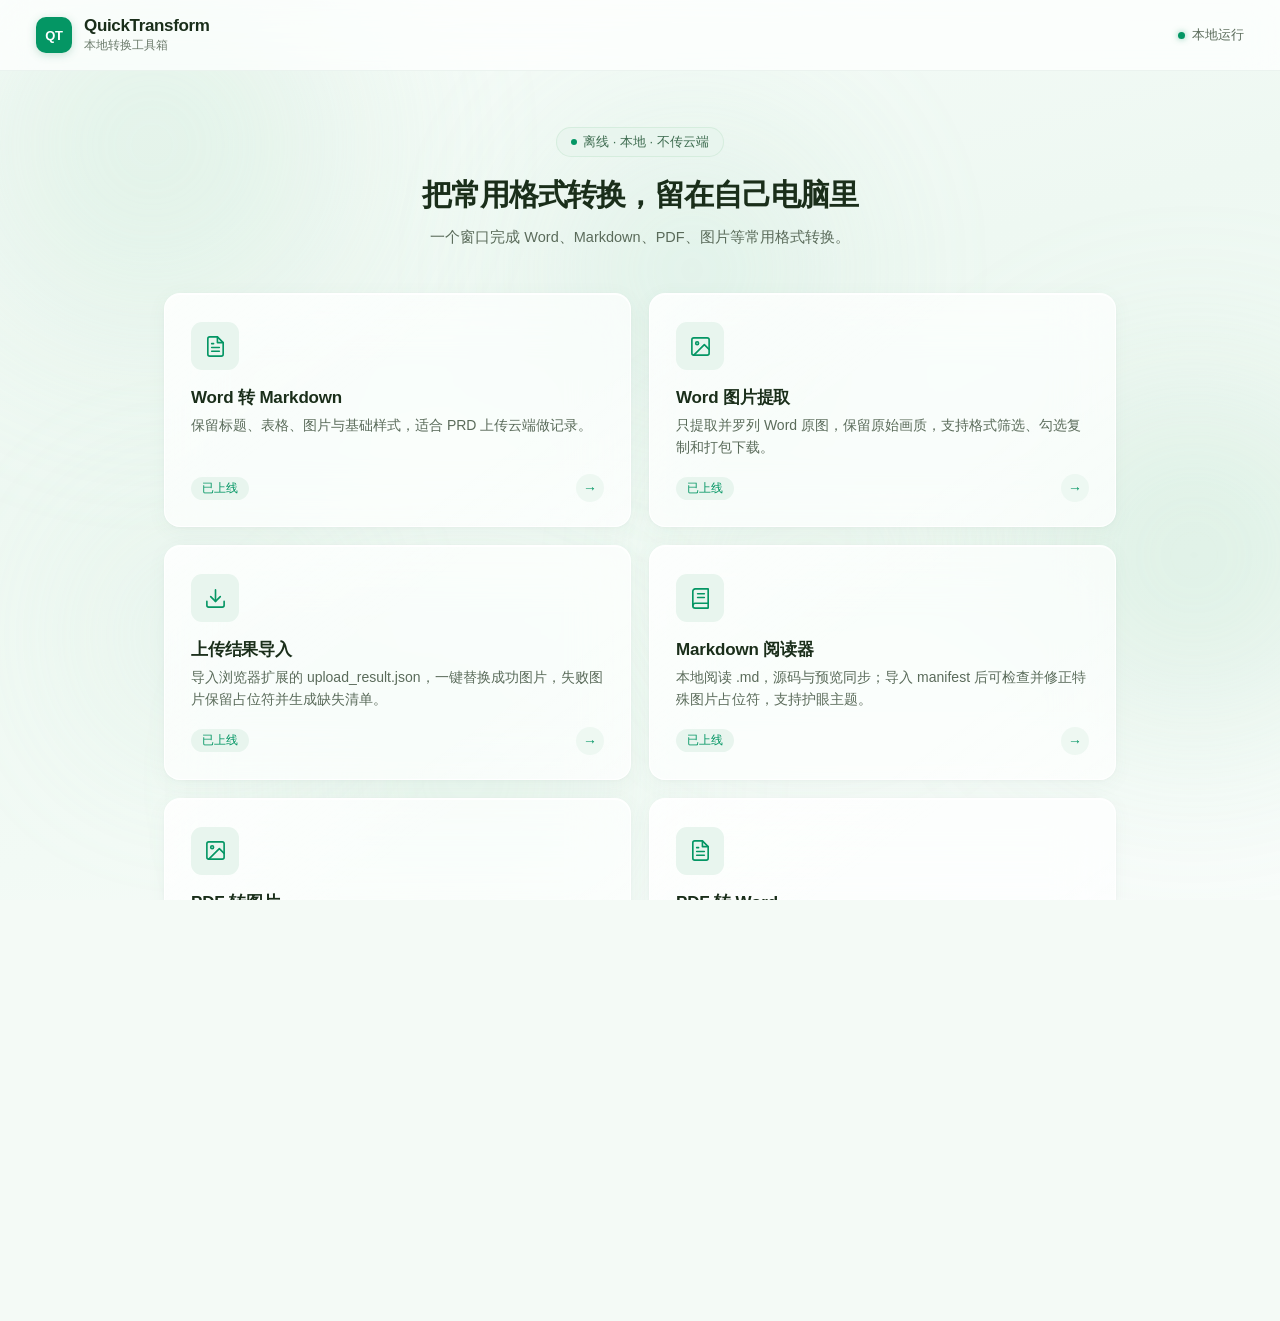
<file: src/w2md/server/static/index.html>
<!doctype html>
<html lang="zh-CN">
<head>
  <meta charset="utf-8">
  <meta name="viewport" content="width=device-width, initial-scale=1">
  <title>QuickTransform - 本地转换工具箱</title>
  <link rel="icon" type="image/svg+xml" href="/favicon.svg">
  <link rel="stylesheet" href="home.css">
</head>
<body>
  <div class="fluid-bg" aria-hidden="true">
    <div class="fluid-blob blob-1"></div>
    <div class="fluid-blob blob-2"></div>
    <div class="fluid-blob blob-3"></div>
    <div class="fluid-blob blob-4"></div>
    <div class="fluid-blob blob-5"></div>
    <div class="fluid-blob blob-6"></div>
  </div>

  <div class="mouse-glow" id="mouseGlow"></div>

  <header class="header">
    <div class="logo-area">
      <div class="logo">QT</div>
      <div class="logo-text">
        <h1>QuickTransform</h1>
        <p>本地转换工具箱</p>
      </div>
    </div>
    <div class="status">
      <span class="status-dot"></span>
      本地运行
    </div>
  </header>

  <main class="main">
    <div class="hero">
      <div class="badge-row">
        <span class="dot"></span>
        离线 · 本地 · 不传云端
      </div>
      <h2>把常用格式转换，留在自己电脑里</h2>
      <p>一个窗口完成 Word、Markdown、PDF、图片等常用格式转换。</p>
    </div>

    <div class="cards">
      <a class="card" href="/word2md.html" data-card>
        <div class="ripple-container"></div>
        <div class="card-icon">
          <svg viewBox="0 0 24 24"><path d="M14 2H6a2 2 0 0 0-2 2v16a2 2 0 0 0 2 2h12a2 2 0 0 0 2-2V8z"/><polyline points="14 2 14 8 20 8"/><line x1="16" y1="13" x2="8" y2="13"/><line x1="16" y1="17" x2="8" y2="17"/><polyline points="10 9 9 9 8 9"/></svg>
        </div>
        <h3>Word 转 Markdown</h3>
        <p>保留标题、表格、图片与基础样式，适合 PRD 上传云端做记录。</p>
        <div class="card-footer">
          <span class="tag tag-live">已上线</span>
          <span class="card-arrow">→</span>
        </div>
      </a>

      <a class="card" href="/word2image.html" data-card>
        <div class="ripple-container"></div>
        <div class="card-icon">
          <svg viewBox="0 0 24 24"><rect x="3" y="3" width="18" height="18" rx="2" ry="2"/><circle cx="8.5" cy="8.5" r="1.5"/><polyline points="21 15 16 10 5 21"/></svg>
        </div>
        <h3>Word 图片提取</h3>
        <p>只提取并罗列 Word 原图，保留原始画质，支持格式筛选、勾选复制和打包下载。</p>
        <div class="card-footer">
          <span class="tag tag-live">已上线</span>
          <span class="card-arrow">→</span>
        </div>
      </a>

      <a class="card" href="/upload_result.html" data-card>
        <div class="ripple-container"></div>
        <div class="card-icon">
          <svg viewBox="0 0 24 24"><path d="M21 15v4a2 2 0 0 1-2 2H5a2 2 0 0 1-2-2v-4"/><polyline points="7 10 12 15 17 10"/><line x1="12" y1="15" x2="12" y2="3"/></svg>
        </div>
        <h3>上传结果导入</h3>
        <p>导入浏览器扩展的 upload_result.json，一键替换成功图片，失败图片保留占位符并生成缺失清单。</p>
        <div class="card-footer">
          <span class="tag tag-live">已上线</span>
          <span class="card-arrow">→</span>
        </div>
      </a>

      <a class="card" href="/mdreader.html" data-card>
        <div class="ripple-container"></div>
        <div class="card-icon">
          <svg viewBox="0 0 24 24"><path d="M4 19.5A2.5 2.5 0 0 1 6.5 17H20"/><path d="M6.5 2H20v20H6.5A2.5 2.5 0 0 1 4 19.5v-15A2.5 2.5 0 0 1 6.5 2z"/><path d="M9 7h7"/><path d="M9 11h7"/></svg>
        </div>
        <h3>Markdown 阅读器</h3>
        <p>本地阅读 .md，源码与预览同步；导入 manifest 后可检查并修正特殊图片占位符，支持护眼主题。</p>
        <div class="card-footer">
          <span class="tag tag-live">已上线</span>
          <span class="card-arrow">→</span>
        </div>
      </a>

      <a class="card" href="/pdf2image.html" data-card>
        <div class="ripple-container"></div>
        <div class="card-icon">
          <svg viewBox="0 0 24 24"><rect x="3" y="3" width="18" height="18" rx="2" ry="2"/><circle cx="8.5" cy="8.5" r="1.5"/><polyline points="21 15 16 10 5 21"/></svg>
        </div>
        <h3>PDF 转图片</h3>
        <p>把 PDF 每一页渲染成清晰图片，适合拆页、归档和分享。</p>
        <div class="card-footer">
          <span class="tag tag-live">已上线</span>
          <span class="card-arrow">→</span>
        </div>
      </a>

      <a class="card" href="/pdf2word.html" data-card>
        <div class="ripple-container"></div>
        <div class="card-icon">
          <svg viewBox="0 0 24 24"><path d="M14 2H6a2 2 0 0 0-2 2v16a2 2 0 0 0 2 2h12a2 2 0 0 0 2-2V8z"/><polyline points="14 2 14 8 20 8"/><line x1="16" y1="13" x2="8" y2="13"/><line x1="16" y1="17" x2="8" y2="17"/><polyline points="10 9 9 9 8 9"/></svg>
        </div>
        <h3>PDF 转 Word</h3>
        <p>把 PDF 还原成可编辑 Word 文档，方便继续修改和排版。</p>
        <div class="card-footer">
          <span class="tag tag-live">已上线</span>
          <span class="card-arrow">→</span>
        </div>
      </a>

      <a class="card" href="/excel2csv.html" data-card>
        <div class="ripple-container"></div>
        <div class="card-icon">
          <svg viewBox="0 0 24 24"><rect x="3" y="3" width="18" height="18" rx="2"/><line x1="3" y1="9" x2="21" y2="9"/><line x1="3" y1="15" x2="21" y2="15"/><line x1="9" y1="3" x2="9" y2="21"/><line x1="15" y1="3" x2="15" y2="21"/></svg>
        </div>
        <h3>Excel 转 CSV</h3>
        <p>把 Excel 每个工作表转成 CSV，支持单个下载和打包下载。</p>
        <div class="card-footer">
          <span class="tag tag-live">已上线</span>
          <span class="card-arrow">→</span>
        </div>
      </a>

      <a class="card" href="/excel2json.html" data-card>
        <div class="ripple-container"></div>
        <div class="card-icon">
          <svg viewBox="0 0 24 24"><path d="M8 3v18l-4-3V0z"/><path d="M20 3v18l-4-3V0z"/><path d="M12 15 9 12"/><path d="M9 9h6"/><path d="m12 9 3 3"/></svg>
        </div>
        <h3>Excel 转 JSON</h3>
        <p>把表格导出为标准 JSON，支持微信小程序 list 格式。</p>
        <div class="card-footer">
          <span class="tag tag-live">已上线</span>
          <span class="card-arrow">→</span>
        </div>
      </a>
    </div>
  </main>

  <script src="home.js"></script>
</body>
</html>
</file>
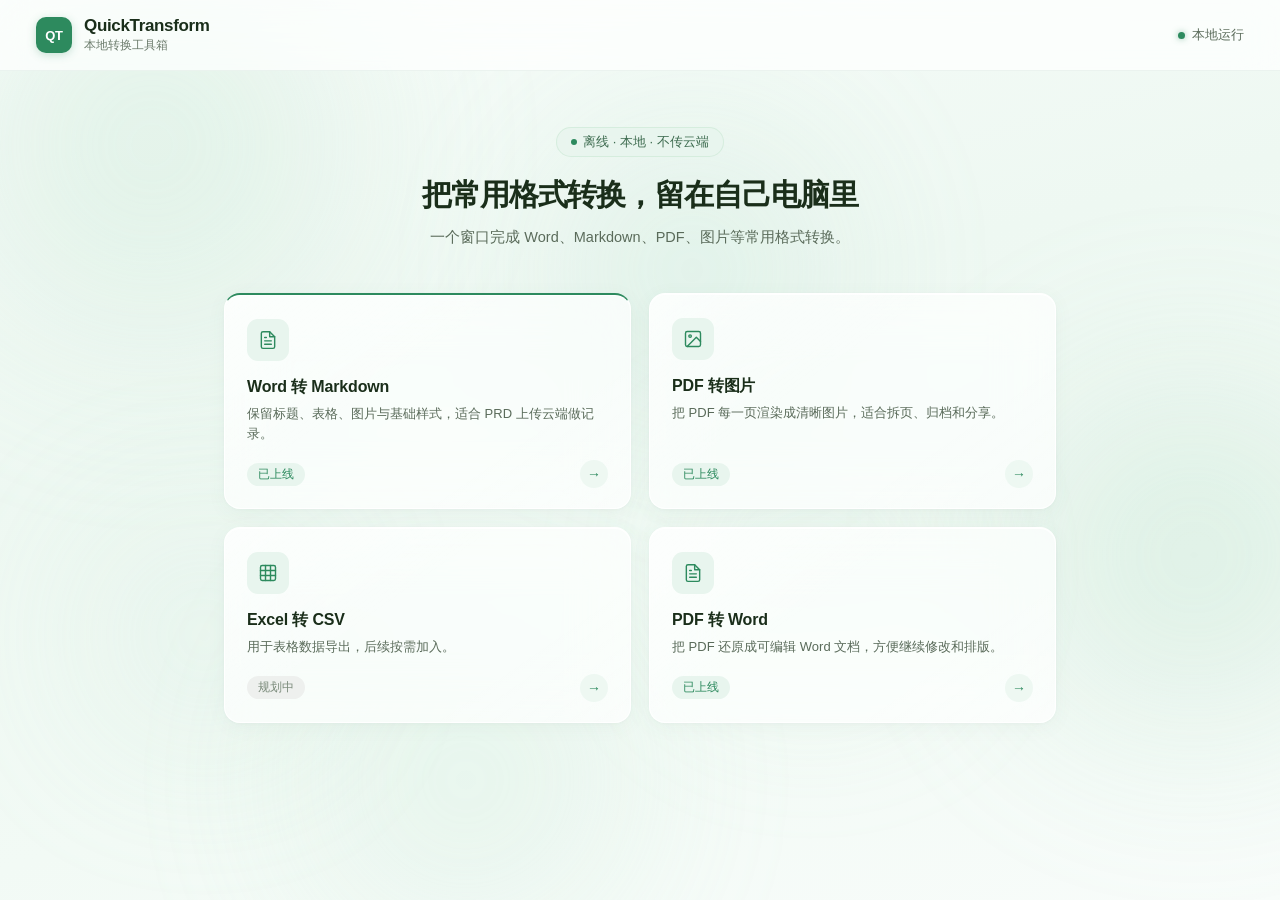
<file: quicktransform-preview.html>
<!DOCTYPE html>
<html lang="zh-CN">
<head>
  <meta charset="UTF-8" />
  <meta name="viewport" content="width=device-width, initial-scale=1.0" />
  <title>QuickTransform - 液态玻璃预览</title>
  <style>
    :root {
      --text-primary: #1a2e1a;
      --text-secondary: #5a6b5a;
      --accent: #2d8a5e;
      --accent-soft: #e8f5ee;
      --badge-live: #2d8a5e;
      --badge-plan: #7a8a7a;
    }

    * {
      margin: 0;
      padding: 0;
      box-sizing: border-box;
    }

    html, body {
      height: 100%;
      font-family: -apple-system, BlinkMacSystemFont, "Segoe UI", "PingFang SC", "Hiragino Sans GB", "Microsoft YaHei", sans-serif;
      overflow-x: hidden;
    }

    body {
      background: #f4faf6;
      min-height: 100vh;
      position: relative;
    }

    /* ========== 偏白 + 淡绿流体背景 ========== */
    .fluid-bg {
      position: fixed;
      inset: 0;
      z-index: 0;
      overflow: hidden;
      background: linear-gradient(165deg, #f7fcf9 0%, #eef8f2 40%, #f2faf5 70%, #f8fcfa 100%);
    }

    .fluid-blob {
      position: absolute;
      border-radius: 50%;
      filter: blur(90px);
      opacity: 0.42;
      animation: float 16s ease-in-out infinite;
      will-change: transform;
    }

    .blob-1 {
      width: 560px;
      height: 560px;
      background: radial-gradient(circle, #b8e0c8 0%, transparent 70%);
      top: -15%;
      left: -10%;
      animation-duration: 20s;
    }

    .blob-2 {
      width: 480px;
      height: 480px;
      background: radial-gradient(circle, #a8d8bc 0%, transparent 70%);
      top: 35%;
      right: -12%;
      animation-duration: 24s;
      animation-delay: -4s;
    }

    .blob-3 {
      width: 420px;
      height: 420px;
      background: radial-gradient(circle, #c5e8d4 0%, transparent 70%);
      bottom: -10%;
      left: 20%;
      animation-duration: 18s;
      animation-delay: -7s;
    }

    .blob-4 {
      width: 360px;
      height: 360px;
      background: radial-gradient(circle, #b0dcc8 0%, transparent 70%);
      top: 10%;
      left: 40%;
      animation-duration: 22s;
      animation-delay: -2s;
    }

    .blob-5 {
      width: 300px;
      height: 300px;
      background: radial-gradient(circle, #d0edd8 0%, transparent 70%);
      bottom: 20%;
      right: 25%;
      animation-duration: 19s;
      animation-delay: -9s;
    }

    .blob-6 {
      width: 280px;
      height: 280px;
      background: radial-gradient(circle, #c0e4d0 0%, transparent 70%);
      top: 55%;
      left: 5%;
      animation-duration: 21s;
      animation-delay: -6s;
    }

    @keyframes float {
      0%, 100% { transform: translate(0, 0) scale(1); }
      20% { transform: translate(50px, -40px) scale(1.1); }
      40% { transform: translate(-30px, 60px) scale(0.92); }
      60% { transform: translate(40px, 30px) scale(1.06); }
      80% { transform: translate(-50px, -20px) scale(0.97); }
    }

    /* 鼠标跟随淡绿光晕 */
    .mouse-glow {
      position: fixed;
      width: 420px;
      height: 420px;
      border-radius: 50%;
      background: radial-gradient(circle, rgba(160, 210, 180, 0.25) 0%, transparent 70%);
      pointer-events: none;
      z-index: 1;
      transform: translate(-50%, -50%);
      transition: opacity 0.4s ease;
      opacity: 0;
      filter: blur(50px);
      will-change: left, top;
    }

    .mouse-glow.active {
      opacity: 1;
    }

    /* ========== 顶部导航（对齐原设计） ========== */
    .header {
      position: relative;
      z-index: 10;
      display: flex;
      align-items: center;
      justify-content: space-between;
      padding: 16px 36px;
      background: rgba(255, 255, 255, 0.72);
      backdrop-filter: blur(20px) saturate(1.3);
      -webkit-backdrop-filter: blur(20px) saturate(1.3);
      border-bottom: 1px solid rgba(230, 240, 235, 0.8);
    }

    .logo-area {
      display: flex;
      align-items: center;
      gap: 12px;
    }

    .logo {
      width: 36px;
      height: 36px;
      background: #2d8a5e;
      border-radius: 10px;
      display: flex;
      align-items: center;
      justify-content: center;
      color: white;
      font-weight: 700;
      font-size: 13px;
      letter-spacing: -0.02em;
      box-shadow: 0 2px 8px rgba(45, 138, 94, 0.25);
    }

    .logo-text h1 {
      font-size: 17px;
      font-weight: 600;
      color: #1a2e1a;
      letter-spacing: -0.02em;
      line-height: 1.2;
    }

    .logo-text p {
      font-size: 12px;
      color: #6a7a6a;
      margin-top: 1px;
    }

    .status {
      display: flex;
      align-items: center;
      gap: 7px;
      font-size: 13px;
      color: #5a6b5a;
    }

    .status-dot {
      width: 7px;
      height: 7px;
      background: #2d8a5e;
      border-radius: 50%;
      box-shadow: 0 0 6px rgba(45, 138, 94, 0.5);
      animation: pulse 2s ease-in-out infinite;
    }

    @keyframes pulse {
      0%, 100% { opacity: 1; transform: scale(1); }
      50% { opacity: 0.65; transform: scale(1.2); }
    }

    /* ========== 主内容 ========== */
    .main {
      position: relative;
      z-index: 5;
      max-width: 880px;
      margin: 0 auto;
      padding: 56px 24px 80px;
    }

    .hero {
      text-align: center;
      margin-bottom: 44px;
    }

    .badge-row {
      display: inline-flex;
      align-items: center;
      gap: 6px;
      background: rgba(232, 245, 238, 0.85);
      backdrop-filter: blur(8px);
      -webkit-backdrop-filter: blur(8px);
      border: 1px solid rgba(200, 230, 210, 0.6);
      padding: 5px 14px;
      border-radius: 999px;
      font-size: 13px;
      color: #3d6b4f;
      margin-bottom: 18px;
    }

    .badge-row .dot {
      width: 6px;
      height: 6px;
      background: #2d8a5e;
      border-radius: 50%;
    }

    .hero h2 {
      font-size: 30px;
      font-weight: 700;
      color: #1a2e1a;
      letter-spacing: -0.03em;
      line-height: 1.35;
      margin-bottom: 10px;
    }

    .hero p {
      font-size: 14.5px;
      color: #5a6b5a;
      line-height: 1.6;
    }

    /* ========== 液态玻璃卡片（对齐原布局） ========== */
    .cards {
      display: grid;
      grid-template-columns: 1fr 1fr;
      gap: 18px;
    }

    .card {
      position: relative;
      background: rgba(255, 255, 255, 0.72);
      backdrop-filter: blur(28px) saturate(1.35);
      -webkit-backdrop-filter: blur(28px) saturate(1.35);
      border: 1px solid rgba(255, 255, 255, 0.9);
      border-radius: 16px;
      padding: 24px 22px 20px;
      cursor: pointer;
      overflow: hidden;
      transition: transform 0.32s cubic-bezier(0.22, 1, 0.36, 1),
                  box-shadow 0.32s ease,
                  border-color 0.25s ease,
                  background 0.25s ease;
      box-shadow:
        0 4px 20px rgba(80, 120, 100, 0.05),
        0 1px 4px rgba(0, 0, 0, 0.03),
        inset 0 1px 0 rgba(255, 255, 255, 0.95);
      display: flex;
      flex-direction: column;
    }

    /* 第一张卡片顶部绿色细线（对齐原设计） */
    .card.featured {
      border-top: 2.5px solid #2d8a5e;
    }

    /* 液态高光 */
    .card::before {
      content: "";
      position: absolute;
      inset: 0;
      border-radius: 16px;
      background: linear-gradient(
        145deg,
        rgba(255, 255, 255, 0.65) 0%,
        transparent 40%,
        transparent 70%,
        rgba(255, 255, 255, 0.15) 100%
      );
      pointer-events: none;
      opacity: 0.75;
      transition: opacity 0.3s ease;
    }

    .card:hover {
      transform: translateY(-3px);
      background: rgba(255, 255, 255, 0.85);
      border-color: rgba(255, 255, 255, 1);
      box-shadow:
        0 12px 36px rgba(80, 120, 100, 0.09),
        0 2px 8px rgba(0, 0, 0, 0.04),
        inset 0 1px 0 rgba(255, 255, 255, 1);
    }

    .card:hover::before {
      opacity: 1;
    }

    /* 波纹容器 */
    .ripple-container {
      position: absolute;
      inset: 0;
      border-radius: 16px;
      overflow: hidden;
      pointer-events: none;
      z-index: 1;
    }

    .ripple {
      position: absolute;
      border-radius: 50%;
      /* 带一点淡绿的波纹，更易在白色上看到 */
      background: radial-gradient(circle, rgba(180, 220, 195, 0.55) 0%, rgba(200, 230, 210, 0.25) 50%, transparent 70%);
      transform: scale(0);
      animation: ripple-anim 0.75s ease-out forwards;
      pointer-events: none;
    }

    @keyframes ripple-anim {
      to {
        transform: scale(4.2);
        opacity: 0;
      }
    }

    .card-icon {
      width: 42px;
      height: 42px;
      border-radius: 11px;
      background: #e8f5ee;
      display: flex;
      align-items: center;
      justify-content: center;
      margin-bottom: 16px;
      position: relative;
      z-index: 2;
    }

    .card-icon svg {
      width: 20px;
      height: 20px;
      stroke: #2d8a5e;
      fill: none;
      stroke-width: 1.7;
      stroke-linecap: round;
      stroke-linejoin: round;
    }

    .card h3 {
      font-size: 16px;
      font-weight: 600;
      color: #1a2e1a;
      margin-bottom: 6px;
      letter-spacing: -0.01em;
      position: relative;
      z-index: 2;
    }

    .card p {
      font-size: 13px;
      color: #5a6b5a;
      line-height: 1.55;
      margin-bottom: 16px;
      flex: 1;
      position: relative;
      z-index: 2;
    }

    .card-footer {
      display: flex;
      align-items: center;
      justify-content: space-between;
      position: relative;
      z-index: 2;
    }

    .tag {
      display: inline-block;
      font-size: 12px;
      padding: 3px 11px;
      border-radius: 999px;
      font-weight: 500;
    }

    .tag-live {
      background: #e8f5ee;
      color: #2d8a5e;
    }

    .tag-plan {
      background: #eef0ee;
      color: #7a8a7a;
    }

    .card-arrow {
      width: 28px;
      height: 28px;
      border-radius: 50%;
      background: rgba(232, 245, 238, 0.7);
      display: flex;
      align-items: center;
      justify-content: center;
      color: #2d8a5e;
      font-size: 14px;
      transition: background 0.25s ease, transform 0.25s ease;
    }

    .card:hover .card-arrow {
      background: #e0f0e6;
      transform: translateX(2px);
    }

    @media (max-width: 640px) {
      .cards {
        grid-template-columns: 1fr;
      }
      .hero h2 {
        font-size: 24px;
      }
      .header {
        padding: 14px 20px;
      }
      .main {
        padding: 36px 16px 60px;
      }
    }
  </style>
</head>
<body>
  <!-- 流体背景 -->
  <div class="fluid-bg">
    <div class="fluid-blob blob-1"></div>
    <div class="fluid-blob blob-2"></div>
    <div class="fluid-blob blob-3"></div>
    <div class="fluid-blob blob-4"></div>
    <div class="fluid-blob blob-5"></div>
    <div class="fluid-blob blob-6"></div>
  </div>

  <!-- 鼠标跟随光晕 -->
  <div class="mouse-glow" id="mouseGlow"></div>

  <!-- 顶部导航 -->
  <header class="header">
    <div class="logo-area">
      <div class="logo">QT</div>
      <div class="logo-text">
        <h1>QuickTransform</h1>
        <p>本地转换工具箱</p>
      </div>
    </div>
    <div class="status">
      <span class="status-dot"></span>
      本地运行
    </div>
  </header>

  <!-- 主内容 -->
  <main class="main">
    <div class="hero">
      <div class="badge-row">
        <span class="dot"></span>
        离线 · 本地 · 不传云端
      </div>
      <h2>把常用格式转换，留在自己电脑里</h2>
      <p>一个窗口完成 Word、Markdown、PDF、图片等常用格式转换。</p>
    </div>

    <div class="cards">
      <!-- Card 1 - featured with green top border -->
      <div class="card featured" data-card>
        <div class="ripple-container"></div>
        <div class="card-icon">
          <svg viewBox="0 0 24 24"><path d="M14 2H6a2 2 0 0 0-2 2v16a2 2 0 0 0 2 2h12a2 2 0 0 0 2-2V8z"/><polyline points="14 2 14 8 20 8"/><line x1="16" y1="13" x2="8" y2="13"/><line x1="16" y1="17" x2="8" y2="17"/><polyline points="10 9 9 9 8 9"/></svg>
        </div>
        <h3>Word 转 Markdown</h3>
        <p>保留标题、表格、图片与基础样式，适合 PRD 上传云端做记录。</p>
        <div class="card-footer">
          <span class="tag tag-live">已上线</span>
          <span class="card-arrow">→</span>
        </div>
      </div>

      <!-- Card 2 -->
      <div class="card" data-card>
        <div class="ripple-container"></div>
        <div class="card-icon">
          <svg viewBox="0 0 24 24"><rect x="3" y="3" width="18" height="18" rx="2" ry="2"/><circle cx="8.5" cy="8.5" r="1.5"/><polyline points="21 15 16 10 5 21"/></svg>
        </div>
        <h3>PDF 转图片</h3>
        <p>把 PDF 每一页渲染成清晰图片，适合拆页、归档和分享。</p>
        <div class="card-footer">
          <span class="tag tag-live">已上线</span>
          <span class="card-arrow">→</span>
        </div>
      </div>

      <!-- Card 3 -->
      <div class="card" data-card>
        <div class="ripple-container"></div>
        <div class="card-icon">
          <svg viewBox="0 0 24 24"><rect x="3" y="3" width="18" height="18" rx="2"/><line x1="3" y1="9" x2="21" y2="9"/><line x1="3" y1="15" x2="21" y2="15"/><line x1="9" y1="3" x2="9" y2="21"/><line x1="15" y1="3" x2="15" y2="21"/></svg>
        </div>
        <h3>Excel 转 CSV</h3>
        <p>用于表格数据导出，后续按需加入。</p>
        <div class="card-footer">
          <span class="tag tag-plan">规划中</span>
          <span class="card-arrow">→</span>
        </div>
      </div>

      <!-- Card 4 -->
      <div class="card" data-card>
        <div class="ripple-container"></div>
        <div class="card-icon">
          <svg viewBox="0 0 24 24"><path d="M14 2H6a2 2 0 0 0-2 2v16a2 2 0 0 0 2 2h12a2 2 0 0 0 2-2V8z"/><polyline points="14 2 14 8 20 8"/><line x1="16" y1="13" x2="8" y2="13"/><line x1="16" y1="17" x2="8" y2="17"/><polyline points="10 9 9 9 8 9"/></svg>
        </div>
        <h3>PDF 转 Word</h3>
        <p>把 PDF 还原成可编辑 Word 文档，方便继续修改和排版。</p>
        <div class="card-footer">
          <span class="tag tag-live">已上线</span>
          <span class="card-arrow">→</span>
        </div>
      </div>
    </div>
  </main>

  <script>
    // ========== 鼠标跟随流体光晕 ==========
    const glow = document.getElementById('mouseGlow');
    let mouseX = 0, mouseY = 0;
    let glowX = 0, glowY = 0;

    document.addEventListener('mousemove', (e) => {
      mouseX = e.clientX;
      mouseY = e.clientY;
      glow.classList.add('active');
    });

    document.addEventListener('mouseleave', () => {
      glow.classList.remove('active');
    });

    function animateGlow() {
      glowX += (mouseX - glowX) * 0.08;
      glowY += (mouseY - glowY) * 0.08;
      glow.style.left = glowX + 'px';
      glow.style.top = glowY + 'px';
      requestAnimationFrame(animateGlow);
    }
    animateGlow();

    // ========== 卡片悬停 / 滑动波纹（带淡绿） ==========
    document.querySelectorAll('[data-card]').forEach(card => {
      const container = card.querySelector('.ripple-container');

      card.addEventListener('mouseenter', (e) => {
        createRipple(e, container, card);
      });

      let lastRipple = 0;
      card.addEventListener('mousemove', (e) => {
        const now = Date.now();
        if (now - lastRipple > 380) {
          createRipple(e, container, card, true);
          lastRipple = now;
        }
      });
    });

    function createRipple(e, container, card, soft = false) {
      const rect = card.getBoundingClientRect();
      const x = e.clientX - rect.left;
      const y = e.clientY - rect.top;
      const size = Math.max(rect.width, rect.height) * 0.65;

      const ripple = document.createElement('span');
      ripple.className = 'ripple';
      ripple.style.width = ripple.style.height = size + 'px';
      ripple.style.left = (x - size / 2) + 'px';
      ripple.style.top = (y - size / 2) + 'px';
      if (soft) {
        ripple.style.background = 'radial-gradient(circle, rgba(180, 220, 195, 0.32) 0%, rgba(200, 230, 210, 0.12) 50%, transparent 70%)';
        ripple.style.animationDuration = '1s';
      }
      container.appendChild(ripple);

      ripple.addEventListener('animationend', () => ripple.remove());
    }

    // 背景 blob 轻微跟随鼠标
    const blobs = document.querySelectorAll('.fluid-blob');
    document.addEventListener('mousemove', (e) => {
      const cx = (e.clientX / window.innerWidth - 0.5) * 22;
      const cy = (e.clientY / window.innerHeight - 0.5) * 22;
      blobs.forEach((blob, i) => {
        const factor = (i + 1) * 0.22;
        blob.style.transform = `translate(${cx * factor}px, ${cy * factor}px)`;
      });
    });
  </script>
</body>
</html>
</file>
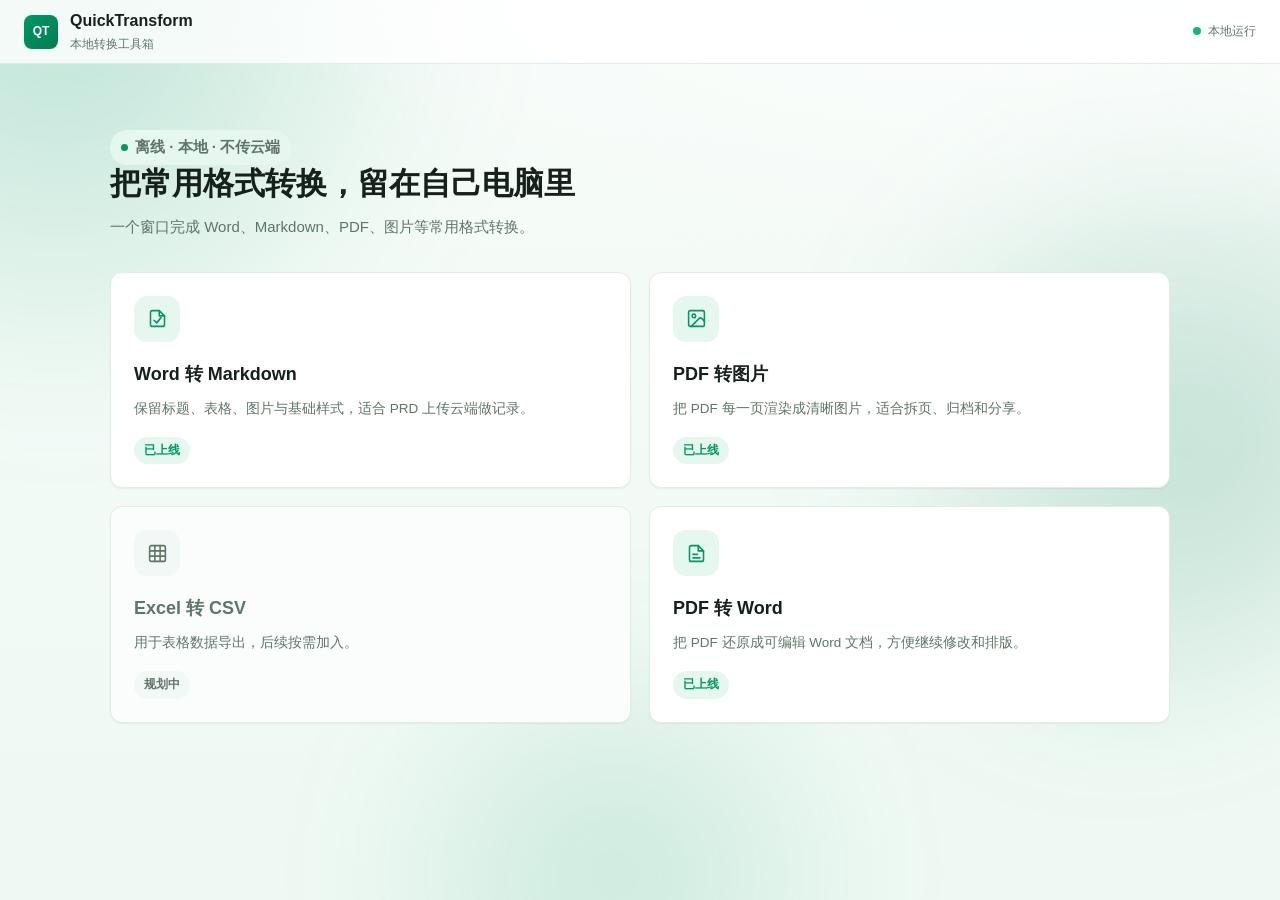
<file: QuickTransform-背景预览.html>
<!doctype html>
<html lang="zh-CN">
<head>
  <meta charset="utf-8">
  <meta name="viewport" content="width=device-width, initial-scale=1">
  <title>QuickTransform - 背景预览</title>
  <style>
    :root {
      color-scheme: light;
      --surface: #ffffff;
      --surface-muted: #f2f8f5;
      --border: #e2ece6;
      --border-strong: #cfded5;
      --text: #17211b;
      --muted: #5f7568;
      --accent: #049664;
      --accent-soft: #e6f7ef;
      --accent-gradient: linear-gradient(135deg, #049664 0%, #037d53 100%);
      --shadow-sm: 0 1px 2px rgba(18, 73, 48, .06);
      --shadow-md: 0 8px 24px rgba(18, 73, 48, .08);
    }

    * { box-sizing: border-box; }
    html, body { margin: 0; padding: 0; }

    body {
      background: transparent;
      color: var(--text);
      font-family: "MiSans", "HarmonyOS Sans SC", "PingFang SC", "Microsoft YaHei", sans-serif;
      font-size: 15px;
      line-height: 1.65;
    }

    .liquid-bg {
      position: fixed;
      inset: 0;
      z-index: -1;
      overflow: hidden;
      background: linear-gradient(180deg, #f7fcf9 0%, #eef9f3 100%);
    }

    .liquid {
      position: absolute;
      border-radius: 46% 54% 60% 40% / 48% 42% 58% 52%;
      filter: blur(72px);
      opacity: .52;
      will-change: transform, border-radius;
    }

    .liquid-a {
      width: 54vw;
      height: 54vw;
      left: -16vw;
      top: -20vw;
      background: radial-gradient(circle at 38% 38%, rgba(4, 150, 100, .48), rgba(4, 150, 100, 0) 68%);
      animation: liquid-a 18s ease-in-out infinite alternate;
    }

    .liquid-b {
      width: 48vw;
      height: 48vw;
      right: -12vw;
      top: 12vh;
      background: radial-gradient(circle at 60% 55%, rgba(3, 125, 83, .42), rgba(3, 125, 83, 0) 70%);
      animation: liquid-b 24s ease-in-out infinite alternate;
    }

    .liquid-c {
      width: 40vw;
      height: 40vw;
      left: 28vw;
      bottom: -18vw;
      background: radial-gradient(circle at 50% 50%, rgba(4, 150, 100, .34), rgba(4, 150, 100, 0) 72%);
      animation: liquid-c 21s ease-in-out infinite alternate;
    }

    .liquid-bg::after {
      content: "";
      position: absolute;
      inset: 0;
      background: radial-gradient(1200px 520px at 80% -10%, rgba(255, 255, 255, .65), transparent 70%);
      pointer-events: none;
    }

    @keyframes liquid-a {
      from { transform: translate(0, 0) rotate(0deg) scale(1); border-radius: 46% 54% 60% 40% / 48% 42% 58% 52%; }
      to { transform: translate(10vw, 6vw) rotate(32deg) scale(1.08); border-radius: 58% 42% 40% 60% / 54% 58% 42% 46%; }
    }

    @keyframes liquid-b {
      from { transform: translate(0, 0) rotate(0deg) scale(1); border-radius: 58% 42% 40% 60% / 54% 58% 42% 46%; }
      to { transform: translate(-8vw, 8vh) rotate(-28deg) scale(1.12); border-radius: 44% 56% 62% 38% / 46% 50% 50% 54%; }
    }

    @keyframes liquid-c {
      from { transform: translate(0, 0) rotate(0deg) scale(1); border-radius: 44% 56% 62% 38% / 46% 50% 50% 54%; }
      to { transform: translate(-10vw, -8vh) rotate(24deg) scale(1.06); border-radius: 58% 42% 46% 54% / 52% 44% 56% 48%; }
    }

    .topbar {
      position: sticky;
      top: 0;
      z-index: 20;
      display: flex;
      align-items: center;
      justify-content: space-between;
      height: 64px;
      padding: 0 24px;
      background: rgba(255, 255, 255, .78);
      backdrop-filter: blur(16px);
      border-bottom: 1px solid var(--border);
    }

    .brand { display: flex; align-items: center; gap: 12px; }
    .logo {
      width: 34px;
      height: 34px;
      display: grid;
      place-items: center;
      border-radius: 8px;
      background: var(--accent-gradient);
      color: #fff;
      font-size: 12px;
      font-weight: 700;
      box-shadow: var(--shadow-sm);
    }
    .brand-text h1 { margin: 0; font-size: 16px; font-weight: 650; letter-spacing: 0; }
    .brand-text p { margin: 1px 0 0; font-size: 12px; color: var(--muted); }
    .topbar-status { display: flex; align-items: center; gap: 7px; font-size: 12px; color: var(--muted); }
    .topbar-status::before { content: ""; width: 8px; height: 8px; border-radius: 50%; background: #10b981; }

    .home-main { width: min(1060px, calc(100% - 48px)); margin: 0 auto; padding: 54px 0 70px; }
    .home-hero { margin-bottom: 32px; }
    .home-eyebrow {
      display: inline-flex;
      align-items: center;
      gap: 7px;
      margin: 0 0 14px;
      padding: 5px 11px;
      border-radius: 999px;
      background: var(--accent-soft);
      color: var(--accent);
      font-size: 12px;
      font-weight: 600;
    }
    .home-eyebrow::before { content: ""; width: 7px; height: 7px; border-radius: 50%; background: var(--accent); }
    .home-hero h2 { margin: 0; font-size: 31px; font-weight: 750; line-height: 1.24; letter-spacing: 0; }
    .home-hero p { margin: 12px 0 0; color: var(--muted); font-size: 15px; }

    .home-grid { display: grid; grid-template-columns: repeat(2, minmax(0, 1fr)); gap: 18px; }
    .tool-card {
      position: relative;
      display: flex;
      flex-direction: column;
      min-height: 190px;
      padding: 23px;
      border: 1px solid var(--border);
      border-radius: 12px;
      background: var(--surface);
      color: var(--text);
      text-decoration: none;
      box-shadow: var(--shadow-sm);
      overflow: hidden;
      transition: transform .18s ease, box-shadow .18s ease, border-color .18s ease;
    }
    .tool-card:hover { transform: translateY(-3px); box-shadow: var(--shadow-md); border-color: var(--border-strong); }
    .tool-card.muted { background: #fbfdfc; color: var(--muted); }
    .tool-card.muted .tool-icon { background: var(--surface-muted); color: var(--muted); }
    .tool-icon {
      width: 46px;
      height: 46px;
      display: grid;
      place-items: center;
      margin-bottom: 18px;
      border-radius: 13px;
      background: var(--accent-soft);
      color: var(--accent);
    }
    .tool-icon svg { width: 21px; height: 21px; }
    .tool-card h3 { margin: 0 0 8px; font-size: 18px; font-weight: 700; letter-spacing: 0; }
    .tool-card p { margin: 0; color: var(--muted); font-size: 13.5px; line-height: 1.7; }
    .card-foot { display: flex; align-items: center; justify-content: space-between; gap: 12px; margin-top: auto; padding-top: 16px; }
    .badge { padding: 4px 10px; border-radius: 999px; background: var(--accent-soft); color: var(--accent); font-size: 12px; font-weight: 600; }
    .tool-card.muted .badge { background: var(--surface-muted); color: var(--muted); }

    @media (max-width: 680px) {
      .home-main { width: min(100% - 32px, 1060px); padding: 36px 0 52px; }
      .home-hero h2 { font-size: 25px; }
      .home-grid { grid-template-columns: 1fr; }
    }

    @media (prefers-reduced-motion: reduce) {
      .liquid-a, .liquid-b, .liquid-c { animation: none; }
    }
  </style>
</head>
<body>
  <div class="liquid-bg" aria-hidden="true">
    <span class="liquid liquid-a"></span>
    <span class="liquid liquid-b"></span>
    <span class="liquid liquid-c"></span>
  </div>

  <header class="topbar">
    <div class="brand">
      <span class="logo">QT</span>
      <div class="brand-text">
        <h1>QuickTransform</h1>
        <p>本地转换工具箱</p>
      </div>
    </div>
    <div class="topbar-status">本地运行</div>
  </header>

  <main class="home-main">
    <section class="home-hero">
      <p class="home-eyebrow">离线 · 本地 · 不传云端</p>
      <h2>把常用格式转换，留在自己电脑里</h2>
      <p>一个窗口完成 Word、Markdown、PDF、图片等常用格式转换。</p>
    </section>

    <section class="home-grid">
      <a class="tool-card" href="#">
        <span class="tool-icon"><svg viewBox="0 0 24 24" fill="none" stroke="currentColor" stroke-width="1.8" stroke-linecap="round" stroke-linejoin="round" aria-hidden="true"><path d="M14 3H6a2 2 0 0 0-2 2v14a2 2 0 0 0 2 2h12a2 2 0 0 0 2-2V9z"/><path d="M14 3v6h6"/><path d="m8 14 3 3 5-6"/></svg></span>
        <h3>Word 转 Markdown</h3>
        <p>保留标题、表格、图片与基础样式，适合 PRD 上传云端做记录。</p>
        <span class="card-foot"><span class="badge">已上线</span></span>
      </a>

      <a class="tool-card" href="#">
        <span class="tool-icon"><svg viewBox="0 0 24 24" fill="none" stroke="currentColor" stroke-width="1.8" stroke-linecap="round" stroke-linejoin="round" aria-hidden="true"><rect width="18" height="18" x="3" y="3" rx="2"/><circle cx="9" cy="9" r="2"/><path d="m21 15-3.1-3.1a2 2 0 0 0-2.8 0L6 21"/></svg></span>
        <h3>PDF 转图片</h3>
        <p>把 PDF 每一页渲染成清晰图片，适合拆页、归档和分享。</p>
        <span class="card-foot"><span class="badge">已上线</span></span>
      </a>

      <a class="tool-card muted" href="#">
        <span class="tool-icon"><svg viewBox="0 0 24 24" fill="none" stroke="currentColor" stroke-width="1.8" stroke-linecap="round" stroke-linejoin="round" aria-hidden="true"><rect width="18" height="18" x="3" y="3" rx="2"/><path d="M3 9h18"/><path d="M3 15h18"/><path d="M9 3v18"/><path d="M15 3v18"/></svg></span>
        <h3>Excel 转 CSV</h3>
        <p>用于表格数据导出，后续按需加入。</p>
        <span class="card-foot"><span class="badge">规划中</span></span>
      </a>

      <a class="tool-card" href="#">
        <span class="tool-icon"><svg viewBox="0 0 24 24" fill="none" stroke="currentColor" stroke-width="1.8" stroke-linecap="round" stroke-linejoin="round" aria-hidden="true"><path d="M14 3H6a2 2 0 0 0-2 2v14a2 2 0 0 0 2 2h12a2 2 0 0 0 2-2V9z"/><path d="M14 3v6h6"/><path d="M8 17h8"/><path d="M8 13h5"/></svg></span>
        <h3>PDF 转 Word</h3>
        <p>把 PDF 还原成可编辑 Word 文档，方便继续修改和排版。</p>
        <span class="card-foot"><span class="badge">已上线</span></span>
      </a>
    </section>
  </main>
</body>
</html>
</file>
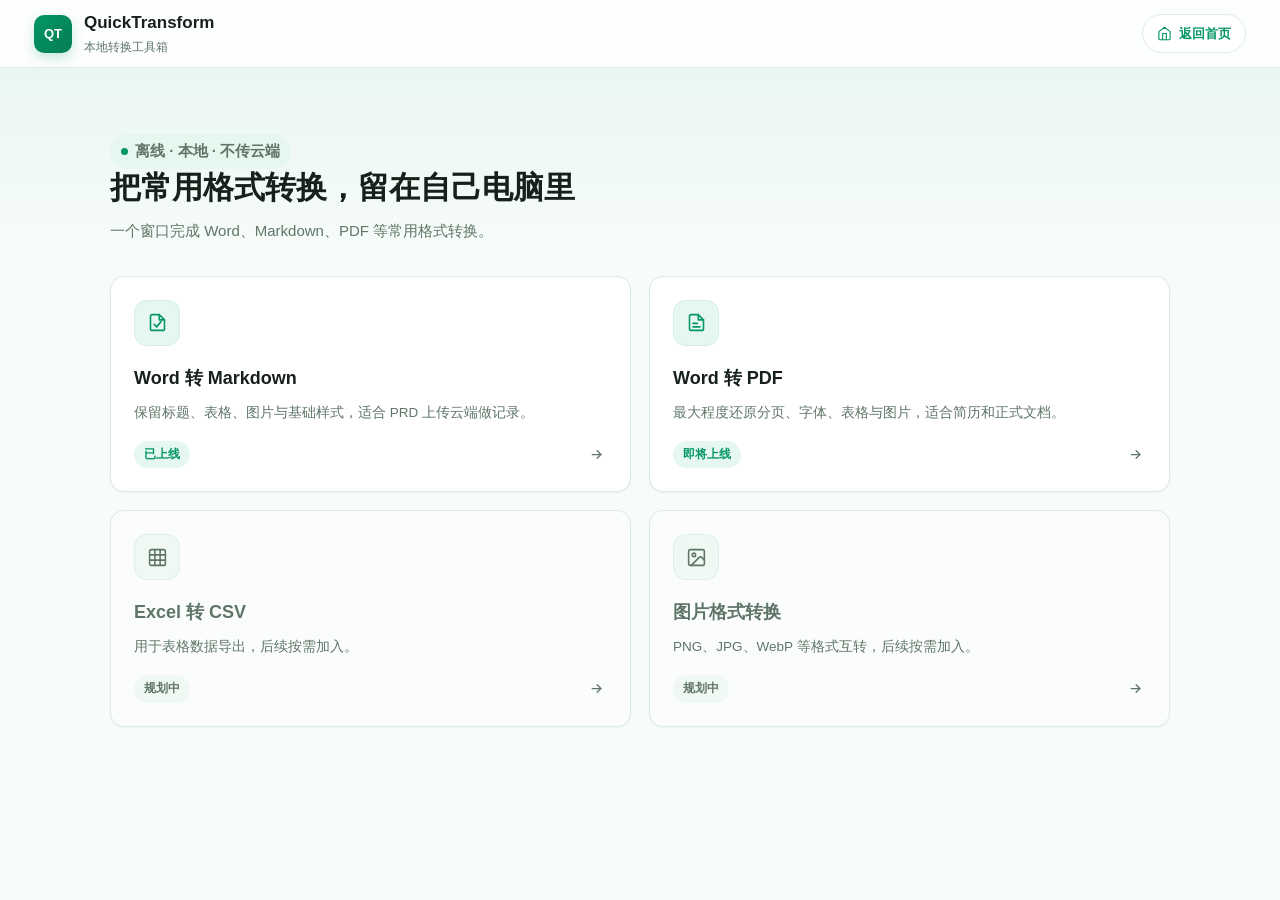
<file: QuickTransform-首页预览.html>
<!doctype html>
<html lang="zh-CN">
<head>
  <meta charset="utf-8">
  <meta name="viewport" content="width=device-width, initial-scale=1">
  <title>QuickTransform - 本地转换工具箱</title>
  <style>
    :root {
      color-scheme: light;
      --bg: #f7fcf9;
      --surface: #ffffff;
      --surface-muted: #f0f8f4;
      --border: #dcebe3;
      --border-strong: #c8ddd1;
      --text: #17211b;
      --muted: #5f7568;
      --accent: #049664;
      --accent-hover: #037d53;
      --accent-soft: #e6f7ef;
      --accent-gradient: linear-gradient(135deg, #049664 0%, #037d53 100%);
      --shadow-sm: 0 1px 2px rgba(18, 73, 48, .06);
      --shadow-md: 0 12px 30px rgba(18, 73, 48, .10);
      --radius: 14px;
    }

    * { box-sizing: border-box; }

    html, body { margin: 0; padding: 0; }

    body {
      min-height: 100vh;
      background:
        linear-gradient(180deg, rgba(4, 150, 100, .07) 0, transparent 260px),
        var(--bg);
      color: var(--text);
      font-family: "MiSans", "HarmonyOS Sans SC", "PingFang SC", "Microsoft YaHei", sans-serif;
      font-size: 15px;
      line-height: 1.65;
    }

    ::selection { background: rgba(4, 150, 100, .18); color: inherit; }

    :focus-visible { outline: 2px solid var(--accent); outline-offset: 3px; }

    .topbar {
      position: sticky;
      top: 0;
      z-index: 20;
      display: flex;
      align-items: center;
      justify-content: space-between;
      height: 68px;
      padding: 0 34px;
      background: rgba(255, 255, 255, .88);
      border-bottom: 1px solid var(--border);
      backdrop-filter: blur(16px);
      animation: fade-down .45s ease-out both;
    }

    .brand { display: flex; align-items: center; gap: 12px; }

    .logo {
      width: 38px;
      height: 38px;
      display: grid;
      place-items: center;
      border-radius: 10px;
      background: var(--accent-gradient);
      color: #fff;
      font-size: 13px;
      font-weight: 700;
      letter-spacing: 0;
      box-shadow: 0 5px 12px rgba(4, 150, 100, .22);
    }

    .brand-text h1 { margin: 0; font-size: 17px; font-weight: 700; letter-spacing: 0; }
    .brand-text p { margin: 1px 0 0; font-size: 12px; color: var(--muted); }

    .home-btn {
      display: inline-flex;
      align-items: center;
      gap: 7px;
      padding: 8px 14px;
      border: 1px solid var(--border);
      border-radius: 999px;
      background: var(--surface);
      color: var(--accent);
      font-size: 13px;
      font-weight: 600;
      text-decoration: none;
      cursor: pointer;
      transition: background .16s ease, border-color .16s ease, transform .16s ease;
    }

    .home-btn:hover { background: var(--accent-soft); border-color: var(--accent); transform: translateY(-1px); }
    .home-btn svg { width: 15px; height: 15px; }

    main { width: min(1060px, calc(100% - 48px)); margin: 0 auto; padding: 54px 0 70px; }

    .hero { margin-bottom: 32px; animation: rise .55s .06s ease-out both; }

    .eyebrow {
      display: inline-flex;
      align-items: center;
      gap: 7px;
      margin: 0 0 14px;
      padding: 5px 11px;
      border-radius: 999px;
      background: var(--accent-soft);
      color: var(--accent);
      font-size: 12px;
      font-weight: 600;
    }
    .eyebrow::before { content: ""; width: 7px; height: 7px; border-radius: 50%; background: var(--accent); }

    .hero h2 { margin: 0; font-size: 31px; font-weight: 750; line-height: 1.24; letter-spacing: 0; }
    .hero p { margin: 12px 0 0; color: var(--muted); font-size: 15px; }

    .grid {
      display: grid;
      grid-template-columns: repeat(2, minmax(0, 1fr));
      gap: 18px;
    }

    .tool-card {
      position: relative;
      display: flex;
      flex-direction: column;
      min-height: 190px;
      padding: 23px;
      border: 1px solid var(--border);
      border-radius: var(--radius);
      background: var(--surface);
      color: var(--text);
      text-decoration: none;
      box-shadow: var(--shadow-sm);
      overflow: hidden;
      transition: transform .18s ease, box-shadow .18s ease, border-color .18s ease;
      animation: rise .55s ease-out both;
    }

    .tool-card:nth-child(1) { animation-delay: .1s; }
    .tool-card:nth-child(2) { animation-delay: .16s; }
    .tool-card:nth-child(3) { animation-delay: .22s; }
    .tool-card:nth-child(4) { animation-delay: .28s; }

    .tool-card::after {
      content: "";
      position: absolute;
      inset: 0 0 auto 0;
      height: 3px;
      background: var(--accent-gradient);
      opacity: 0;
      transition: opacity .18s ease;
    }

    .tool-card:hover { transform: translateY(-3px); box-shadow: var(--shadow-md); border-color: var(--border-strong); }
    .tool-card:hover::after { opacity: 1; }

    .tool-card.muted { background: #fbfdfc; color: var(--muted); }
    .tool-card.muted .tool-icon { background: var(--surface-muted); color: var(--muted); }

    .tool-icon {
      width: 46px;
      height: 46px;
      display: grid;
      place-items: center;
      margin-bottom: 18px;
      border-radius: 13px;
      background: var(--accent-soft);
      color: var(--accent);
      box-shadow: inset 0 0 0 1px rgba(4, 150, 100, .08);
    }

    .tool-icon svg { width: 21px; height: 21px; }

    .tool-card h3 { margin: 0 0 8px; font-size: 18px; font-weight: 700; letter-spacing: 0; }
    .tool-card p { margin: 0; color: var(--muted); font-size: 13.5px; line-height: 1.7; }

    .card-foot {
      display: flex;
      align-items: center;
      justify-content: space-between;
      gap: 12px;
      margin-top: auto;
      padding-top: 16px;
    }

    .badge {
      padding: 4px 10px;
      border-radius: 999px;
      background: var(--accent-soft);
      color: var(--accent);
      font-size: 12px;
      font-weight: 600;
    }

    .tool-card.muted .badge { background: var(--surface-muted); color: var(--muted); }

    .arrow {
      width: 22px;
      height: 22px;
      display: grid;
      place-items: center;
      border-radius: 50%;
      color: var(--muted);
      transition: color .18s ease, transform .18s ease, background .18s ease;
    }

    .tool-card:hover .arrow { color: var(--accent); background: var(--accent-soft); transform: translateX(3px); }
    .arrow svg { width: 15px; height: 15px; }

    @keyframes fade-down { from { opacity: 0; transform: translateY(-8px); } to { opacity: 1; transform: translateY(0); } }
    @keyframes rise { from { opacity: 0; transform: translateY(12px); } to { opacity: 1; transform: translateY(0); } }

    @media (max-width: 680px) {
      .topbar { padding: 0 20px; }
      main { width: min(100% - 32px, 1060px); padding: 36px 0 52px; }
      .hero h2 { font-size: 25px; }
      .grid { grid-template-columns: 1fr; }
    }

    @media (prefers-reduced-motion: reduce) {
      .topbar, .hero, .tool-card { animation: none; }
      .tool-card, .home-btn { transition: none; }
    }
  </style>
</head>
<body>
  <header class="topbar">
    <div class="brand">
      <span class="logo">QT</span>
      <div class="brand-text">
        <h1>QuickTransform</h1>
        <p>本地转换工具箱</p>
      </div>
    </div>
    <a class="home-btn" href="#">
      <svg viewBox="0 0 24 24" fill="none" stroke="currentColor" stroke-width="1.8" stroke-linecap="round" stroke-linejoin="round" aria-hidden="true"><path d="m3 9 9-7 9 7v11a2 2 0 0 1-2 2H5a2 2 0 0 1-2-2z"/><polyline points="9 22 9 12 15 12 15 22"/></svg>
      返回首页
    </a>
  </header>

  <main>
    <section class="hero">
      <p class="eyebrow">离线 · 本地 · 不传云端</p>
      <h2>把常用格式转换，留在自己电脑里</h2>
      <p>一个窗口完成 Word、Markdown、PDF 等常用格式转换。</p>
    </section>

    <section class="grid">
      <a class="tool-card" href="#">
        <span class="tool-icon">
          <svg viewBox="0 0 24 24" fill="none" stroke="currentColor" stroke-width="1.8" stroke-linecap="round" stroke-linejoin="round" aria-hidden="true"><path d="M14 3H6a2 2 0 0 0-2 2v14a2 2 0 0 0 2 2h12a2 2 0 0 0 2-2V9z"/><path d="M14 3v6h6"/><path d="m8 14 3 3 5-6"/></svg>
        </span>
        <h3>Word 转 Markdown</h3>
        <p>保留标题、表格、图片与基础样式，适合 PRD 上传云端做记录。</p>
        <span class="card-foot">
          <span class="badge">已上线</span>
          <span class="arrow"><svg viewBox="0 0 24 24" fill="none" stroke="currentColor" stroke-width="2" stroke-linecap="round" stroke-linejoin="round" aria-hidden="true"><path d="M5 12h14"/><path d="m13 6 6 6-6 6"/></svg></span>
        </span>
      </a>

      <a class="tool-card" href="#">
        <span class="tool-icon">
          <svg viewBox="0 0 24 24" fill="none" stroke="currentColor" stroke-width="1.8" stroke-linecap="round" stroke-linejoin="round" aria-hidden="true"><path d="M14 3H6a2 2 0 0 0-2 2v14a2 2 0 0 0 2 2h12a2 2 0 0 0 2-2V9z"/><path d="M14 3v6h6"/><path d="M8 17h8"/><path d="M8 13h5"/></svg>
        </span>
        <h3>Word 转 PDF</h3>
        <p>最大程度还原分页、字体、表格与图片，适合简历和正式文档。</p>
        <span class="card-foot">
          <span class="badge">即将上线</span>
          <span class="arrow"><svg viewBox="0 0 24 24" fill="none" stroke="currentColor" stroke-width="2" stroke-linecap="round" stroke-linejoin="round" aria-hidden="true"><path d="M5 12h14"/><path d="m13 6 6 6-6 6"/></svg></span>
        </span>
      </a>

      <a class="tool-card muted" href="#">
        <span class="tool-icon">
          <svg viewBox="0 0 24 24" fill="none" stroke="currentColor" stroke-width="1.8" stroke-linecap="round" stroke-linejoin="round" aria-hidden="true"><rect width="18" height="18" x="3" y="3" rx="2"/><path d="M3 9h18"/><path d="M3 15h18"/><path d="M9 3v18"/><path d="M15 3v18"/></svg>
        </span>
        <h3>Excel 转 CSV</h3>
        <p>用于表格数据导出，后续按需加入。</p>
        <span class="card-foot">
          <span class="badge">规划中</span>
          <span class="arrow"><svg viewBox="0 0 24 24" fill="none" stroke="currentColor" stroke-width="2" stroke-linecap="round" stroke-linejoin="round" aria-hidden="true"><path d="M5 12h14"/><path d="m13 6 6 6-6 6"/></svg></span>
        </span>
      </a>

      <a class="tool-card muted" href="#">
        <span class="tool-icon">
          <svg viewBox="0 0 24 24" fill="none" stroke="currentColor" stroke-width="1.8" stroke-linecap="round" stroke-linejoin="round" aria-hidden="true"><rect width="18" height="18" x="3" y="3" rx="2"/><circle cx="9" cy="9" r="2"/><path d="m21 15-3.1-3.1a2 2 0 0 0-2.8 0L6 21"/></svg>
        </span>
        <h3>图片格式转换</h3>
        <p>PNG、JPG、WebP 等格式互转，后续按需加入。</p>
        <span class="card-foot">
          <span class="badge">规划中</span>
          <span class="arrow"><svg viewBox="0 0 24 24" fill="none" stroke="currentColor" stroke-width="2" stroke-linecap="round" stroke-linejoin="round" aria-hidden="true"><path d="M5 12h14"/><path d="m13 6 6 6-6 6"/></svg></span>
        </span>
      </a>
    </section>
  </main>
</body>
</html>
</file>
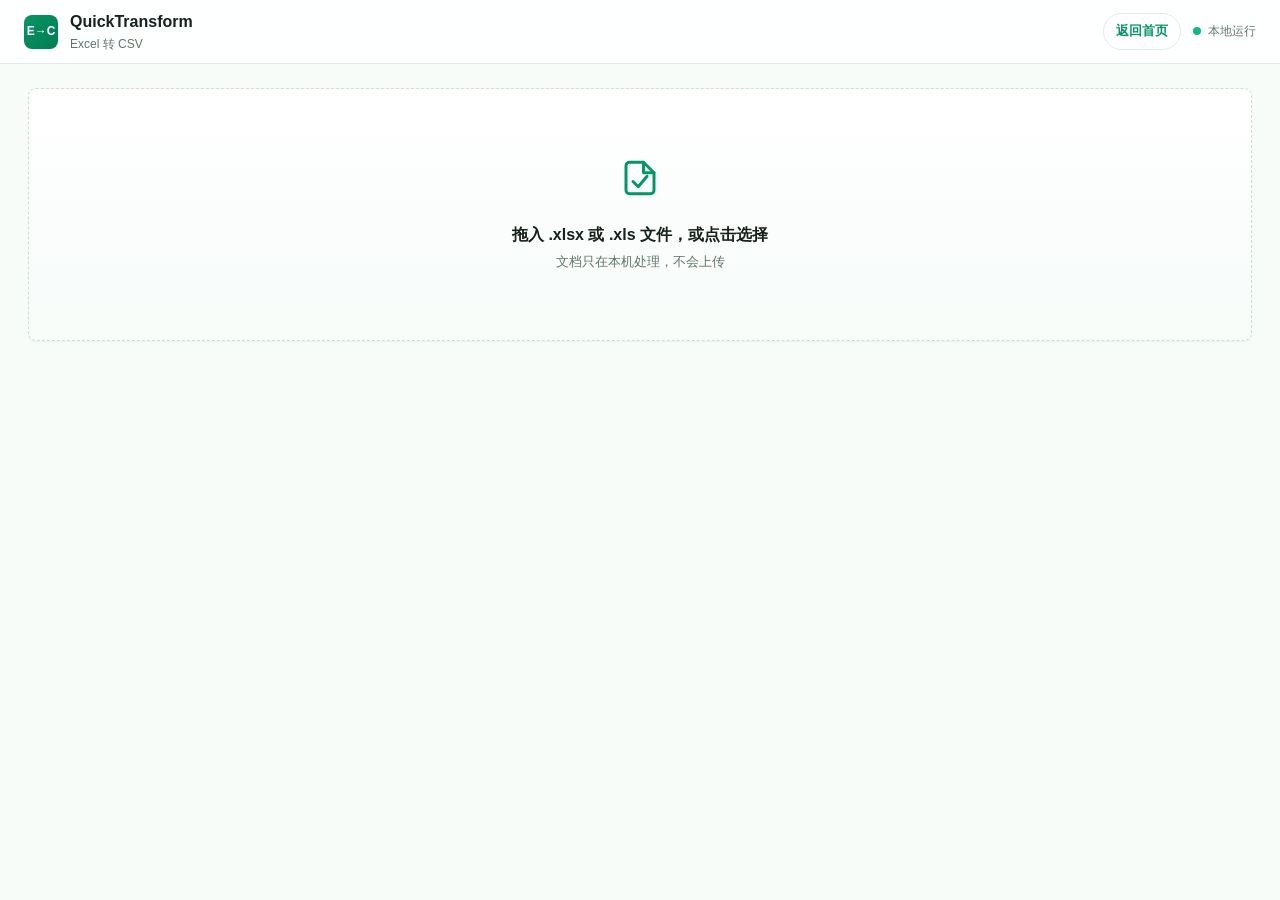
<file: src/w2md/server/static/excel2csv.html>
<!doctype html>
<html lang="zh-CN">
<head>
  <meta charset="utf-8">
  <meta name="viewport" content="width=device-width, initial-scale=1">
  <title>QuickTransform - Excel 转 CSV</title>
  <link rel="icon" type="image/svg+xml" href="/favicon.svg">
  <link rel="stylesheet" href="style.css">
  <link rel="stylesheet" href="excel2csv.css">
</head>
<body>
  <header class="topbar">
    <div class="brand">
      <span class="logo">E&#8594;C</span>
      <div class="brand-text">
        <h1>QuickTransform</h1>
        <p>Excel 转 CSV</p>
      </div>
    </div>
    <div class="topbar-right">
      <a class="home-link" href="/">返回首页</a>
      <div class="topbar-status">本地运行</div>
    </div>
  </header>

  <main class="layout">
    <section class="drop-panel" id="drop-panel">
      <div class="dropzone" id="dropzone" tabindex="0" role="button" aria-label="选择或拖入 Excel 文件">
        <svg viewBox="0 0 24 24" fill="none" stroke="currentColor" stroke-width="1.7" stroke-linecap="round" stroke-linejoin="round" aria-hidden="true"><path d="M14 3H6a2 2 0 0 0-2 2v14a2 2 0 0 0 2 2h12a2 2 0 0 0 2-2V9z"/><path d="M14 3v6h6"/><path d="m8 14 3 3 5-6"/></svg>
        <p class="dropzone-title">拖入 .xlsx 或 .xls 文件，或点击选择</p>
        <p class="dropzone-hint">文档只在本机处理，不会上传</p>
        <input type="file" id="file-input" accept=".xlsx,.xls" hidden>
      </div>
    </section>

    <section class="status-panel hidden" id="status-panel">
      <div class="spinner"></div>
      <p id="status-text">正在转换</p>
    </section>

    <section class="result hidden" id="result">
      <div class="toolbar">
        <div class="file" id="report-file"></div>
        <div class="toolbar-actions">
          <button class="icon-btn" id="download-btn" type="button" title="下载当前 CSV"><svg viewBox="0 0 24 24" fill="none" stroke="currentColor" stroke-width="1.7" stroke-linecap="round" stroke-linejoin="round" aria-hidden="true"><path d="M21 15v4a2 2 0 0 1-2 2H5a2 2 0 0 1-2-2v-4"/><polyline points="7 10 12 15 17 10"/><line x1="12" x2="12" y1="15" y2="3"/></svg></button>
          <button class="icon-btn" id="zip-btn" type="button" title="下载全部 CSV 压缩包"><svg viewBox="0 0 24 24" fill="none" stroke="currentColor" stroke-width="1.7" stroke-linecap="round" stroke-linejoin="round" aria-hidden="true"><path d="M21 8v13H3V8"/><path d="M1 3h22v5H1z"/><path d="M10 12h4"/></svg></button>
          <button class="icon-btn" id="reset-btn" type="button" title="重新选择"><svg viewBox="0 0 24 24" fill="none" stroke="currentColor" stroke-width="1.7" stroke-linecap="round" stroke-linejoin="round" aria-hidden="true"><path d="M18 6 6 18"/><path d="m6 6 12 12"/></svg></button>
        </div>
      </div>
      <div class="sheet-tabs" id="sheet-tabs"></div>
      <div class="table-wrap" id="table-wrap">
        <table id="data-table"></table>
      </div>
      <p class="preview-hint">仅预览每个工作表的前 200 行，CSV 文件包含全部数据。</p>
    </section>
  </main>

  <script src="api.js"></script>
  <script src="excel2csv.js"></script>
</body>
</html>
</file>
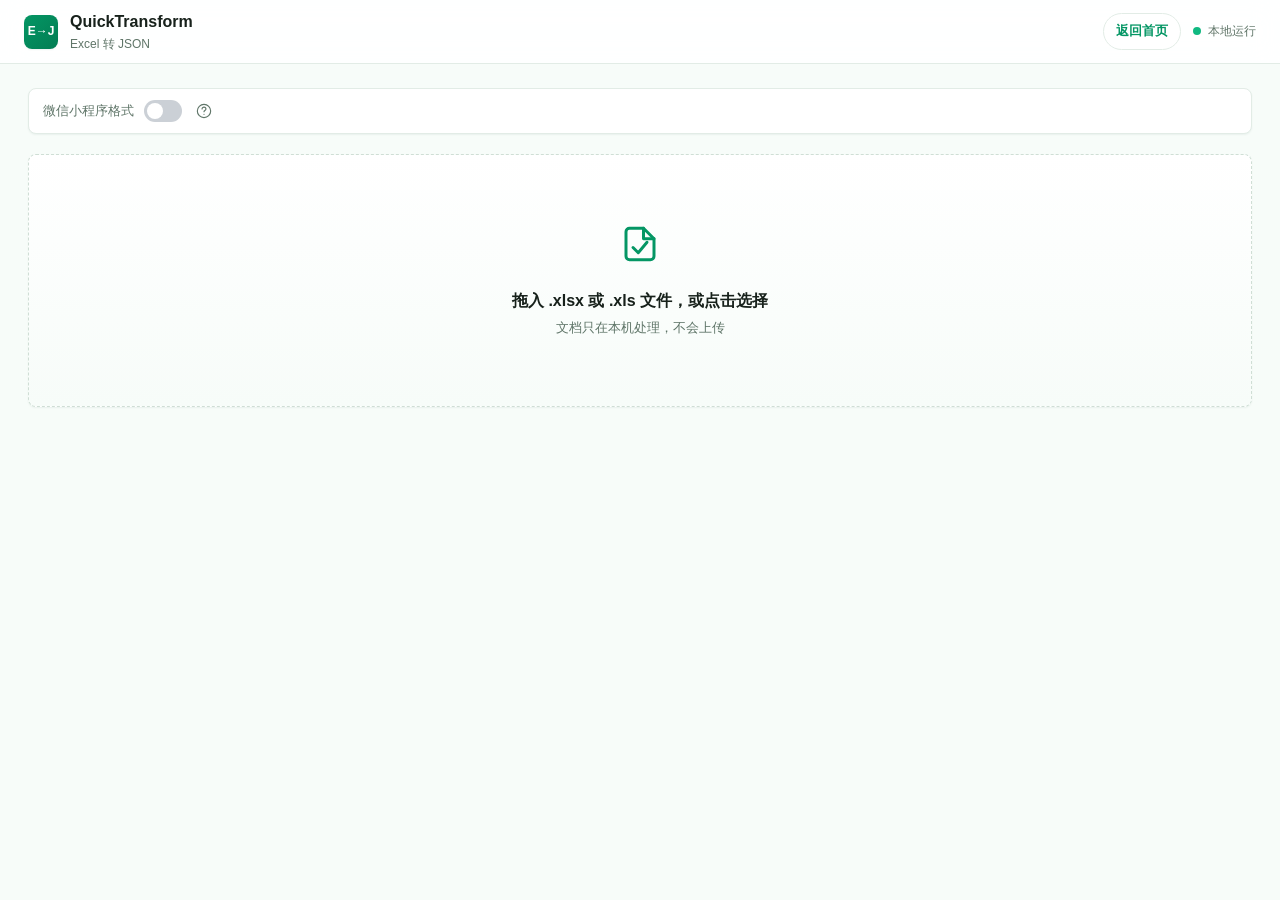
<file: src/w2md/server/static/excel2json.html>
<!doctype html>
<html lang="zh-CN">
<head>
  <meta charset="utf-8">
  <meta name="viewport" content="width=device-width, initial-scale=1">
  <title>QuickTransform - Excel 转 JSON</title>
  <link rel="icon" type="image/svg+xml" href="/favicon.svg">
  <link rel="stylesheet" href="style.css">
  <link rel="stylesheet" href="excel2json.css">
</head>
<body>
  <header class="topbar">
    <div class="brand">
      <span class="logo">E&#8594;J</span>
      <div class="brand-text">
        <h1>QuickTransform</h1>
        <p>Excel 转 JSON</p>
      </div>
    </div>
    <div class="topbar-right">
      <a class="home-link" href="/">返回首页</a>
      <div class="topbar-status">本地运行</div>
    </div>
  </header>

  <main class="layout">
    <div class="mode-row">
      <span class="mode-label">微信小程序格式</span>
      <label class="switch">
        <input type="checkbox" id="wechat-toggle">
        <span class="switch-track"></span>
      </label>
      <div class="help-wrap">
        <button class="help-btn" type="button" aria-label="微信小程序格式说明" aria-describedby="wechat-help-tip">
          <svg viewBox="0 0 24 24" fill="none" stroke="currentColor" stroke-width="1.7" stroke-linecap="round" stroke-linejoin="round" aria-hidden="true"><circle cx="12" cy="12" r="10"/><path d="M9.1 9a2.9 2.9 0 0 1 5.8 0c0 2-2.9 2.5-2.9 4"/><path d="M12 17h.01"/></svg>
        </button>
        <div class="help-tip" id="wechat-help-tip" role="tooltip">
          <span class="help-tip-item"><strong>关闭</strong>：输出为对象数组 <code>[{...}]</code>。</span>
          <span class="help-tip-item"><strong>开启</strong>：输出为 <code>{"list": [...]}</code>，方便小程序 <code>wx:for</code> 直接使用。</span>
        </div>
      </div>
    </div>

    <section class="drop-panel" id="drop-panel">
      <div class="dropzone" id="dropzone" tabindex="0" role="button" aria-label="选择或拖入 Excel 文件">
        <svg viewBox="0 0 24 24" fill="none" stroke="currentColor" stroke-width="1.7" stroke-linecap="round" stroke-linejoin="round" aria-hidden="true"><path d="M14 3H6a2 2 0 0 0-2 2v14a2 2 0 0 0 2 2h12a2 2 0 0 0 2-2V9z"/><path d="M14 3v6h6"/><path d="m8 14 3 3 5-6"/></svg>
        <p class="dropzone-title">拖入 .xlsx 或 .xls 文件，或点击选择</p>
        <p class="dropzone-hint">文档只在本机处理，不会上传</p>
        <input type="file" id="file-input" accept=".xlsx,.xls" hidden>
      </div>
    </section>

    <section class="status-panel hidden" id="status-panel">
      <div class="spinner"></div>
      <p id="status-text">正在转换</p>
    </section>

    <section class="result hidden" id="result">
      <div class="toolbar">
        <div class="file" id="report-file"></div>
        <div class="toolbar-actions">
          <button class="icon-btn" id="copy-btn" type="button" title="复制当前 JSON"><svg viewBox="0 0 24 24" fill="none" stroke="currentColor" stroke-width="1.7" stroke-linecap="round" stroke-linejoin="round" aria-hidden="true"><rect width="14" height="14" x="8" y="8" rx="2"/><path d="M4 16c-1.1 0-2-.9-2-2V4c0-1.1.9-2 2-2h10c1.1 0 2 .9 2 2"/></svg></button>
          <button class="icon-btn" id="download-btn" type="button" title="下载当前 JSON"><svg viewBox="0 0 24 24" fill="none" stroke="currentColor" stroke-width="1.7" stroke-linecap="round" stroke-linejoin="round" aria-hidden="true"><path d="M21 15v4a2 2 0 0 1-2 2H5a2 2 0 0 1-2-2v-4"/><polyline points="7 10 12 15 17 10"/><line x1="12" x2="12" y1="15" y2="3"/></svg></button>
          <button class="icon-btn" id="zip-btn" type="button" title="下载全部 JSON 压缩包"><svg viewBox="0 0 24 24" fill="none" stroke="currentColor" stroke-width="1.7" stroke-linecap="round" stroke-linejoin="round" aria-hidden="true"><path d="M21 8v13H3V8"/><path d="M1 3h22v5H1z"/><path d="M10 12h4"/></svg></button>
          <button class="icon-btn" id="reset-btn" type="button" title="重新选择"><svg viewBox="0 0 24 24" fill="none" stroke="currentColor" stroke-width="1.7" stroke-linecap="round" stroke-linejoin="round" aria-hidden="true"><path d="M18 6 6 18"/><path d="m6 6 12 12"/></svg></button>
        </div>
      </div>
      <div class="sheet-tabs" id="sheet-tabs"></div>
      <pre class="json-preview" id="json-preview"></pre>
      <p class="preview-hint">仅预览每个工作表的前 200 行，JSON 文件包含全部数据。</p>
    </section>
  </main>

  <script src="api.js"></script>
  <script src="excel2json.js"></script>
</body>
</html>
</file>
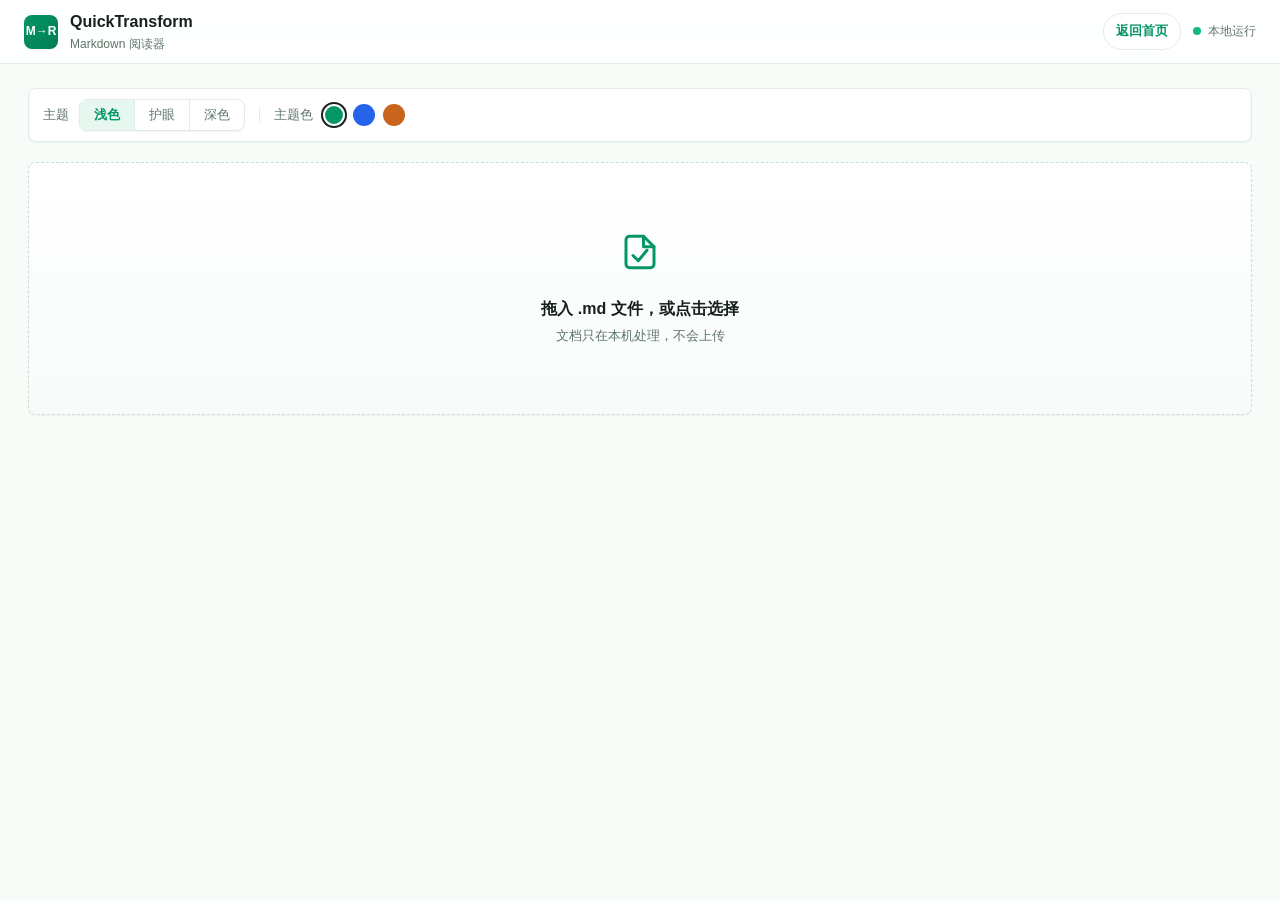
<file: src/w2md/server/static/mdreader.html>
<!doctype html>
<html lang="zh-CN">
<head>
  <meta charset="utf-8">
  <meta name="viewport" content="width=device-width, initial-scale=1">
  <title>QuickTransform - Markdown 阅读器</title>
  <link rel="icon" type="image/svg+xml" href="/favicon.svg">
  <link rel="stylesheet" href="style.css">
  <link rel="stylesheet" href="word2image.css">
  <link rel="stylesheet" href="placeholder_replace.css">
  <link rel="stylesheet" href="special_images.css">
  <link rel="stylesheet" href="mdreader.css">
</head>
<body data-theme="light" data-accent="green">
  <header class="topbar">
    <div class="brand">
      <span class="logo">M&#8594;R</span>
      <div class="brand-text">
        <h1>QuickTransform</h1>
        <p>Markdown 阅读器</p>
      </div>
    </div>
    <div class="topbar-right">
      <a class="home-link" href="/">返回首页</a>
      <div class="topbar-status">本地运行</div>
    </div>
  </header>

  <main class="layout">
    <div class="mode-row">
      <span class="mode-label">主题</span>
      <div class="segmented" id="theme-mode" role="group" aria-label="阅读主题">
        <button class="seg active" type="button" data-value="light">浅色</button>
        <button class="seg" type="button" data-value="eye">护眼</button>
        <button class="seg" type="button" data-value="dark">深色</button>
      </div>
      <span class="mode-sep"></span>
      <span class="mode-label">主题色</span>
      <div class="swatches" id="accent-mode" role="group" aria-label="主题色">
        <button class="swatch active" type="button" data-value="green" aria-label="绿色主题" style="--swatch: #049664"></button>
        <button class="swatch" type="button" data-value="blue" aria-label="蓝色主题" style="--swatch: #2563eb"></button>
        <button class="swatch" type="button" data-value="orange" aria-label="橙色主题" style="--swatch: #c8641b"></button>
      </div>
    </div>

    <section class="drop-panel" id="drop-panel">
      <div class="dropzone" id="dropzone" tabindex="0" role="button" aria-label="选择或拖入 Markdown 文件">
        <svg viewBox="0 0 24 24" fill="none" stroke="currentColor" stroke-width="1.7" stroke-linecap="round" stroke-linejoin="round" aria-hidden="true"><path d="M14 3H6a2 2 0 0 0-2 2v14a2 2 0 0 0 2 2h12a2 2 0 0 0 2-2V9z"/><path d="M14 3v6h6"/><path d="m8 14 3 3 5-6"/></svg>
        <p class="dropzone-title">拖入 .md 文件，或点击选择</p>
        <p class="dropzone-hint">文档只在本机处理，不会上传</p>
        <input type="file" id="file-input" accept=".md,.markdown" hidden>
      </div>
    </section>

    <section class="result hidden" id="result">
      <div class="toolbar">
        <div class="file" id="report-file"></div>
        <div class="toolbar-actions">
          <button class="pane-head-btn check-toggle" id="check-toggle" type="button" aria-expanded="false">检查与修正</button>
          <button class="icon-btn" id="copy-btn" type="button" title="复制 Markdown"><svg viewBox="0 0 24 24" fill="none" stroke="currentColor" stroke-width="1.7" stroke-linecap="round" stroke-linejoin="round" aria-hidden="true"><rect width="14" height="14" x="8" y="8" rx="2"/><path d="M4 16c-1.1 0-2-.9-2-2V4c0-1.1.9-2 2-2h10c1.1 0 2 .9 2 2"/></svg></button>
          <button class="icon-btn" id="reset-btn" type="button" title="重新选择"><svg viewBox="0 0 24 24" fill="none" stroke="currentColor" stroke-width="1.7" stroke-linecap="round" stroke-linejoin="round" aria-hidden="true"><path d="M18 6 6 18"/><path d="m6 6 12 12"/></svg></button>
        </div>
      </div>

      <div class="panes reader-panes">
        <div class="pane source-pane">
          <div class="pane-head">
            Markdown 源码
            <button class="pane-head-btn" id="source-copy-btn" type="button">复制</button>
          </div>
          <div class="source-wrap">
            <textarea class="code" id="source" spellcheck="false" placeholder="粘贴或输入 Markdown 源码"></textarea>
          </div>
        </div>
        <div class="pane reader-pane">
          <div class="pane-head">
            渲染预览
            <button class="pane-head-btn" id="fullscreen-btn" type="button">全屏阅读</button>
          </div>
          <div class="pane-body preview" id="preview"></div>
        </div>
      </div>
    </section>

    <section class="check-panel hidden" id="check-panel">
      <header class="check-panel-head">
        <div>
          <h3>特殊图片检查与修正</h3>
          <span id="check-sub">导入 manifest 后，可检查并补齐 unsupported / oversized / conversion_failed 图片</span>
        </div>
        <label class="file-pick">
          导入 manifest.json
          <input type="file" id="manifest-file" accept=".json,application/json" hidden>
        </label>
      </header>

      <div class="check-manifest-row is-drop-target" id="manifest-card" data-drop-input="manifest-file">
        <span class="check-manifest-name" id="manifest-name">未导入 manifest（检查功能不可用）</span>
        <span class="check-manifest-hint">manifest 只在本机解析，不会上传</span>
      </div>

      <div class="special-summary" id="special-summary">
        <span>共 <b id="count-special">0</b> 张特殊图片</span>
        <span>正文中 <b id="count-in-markdown">0</b> 张</span>
        <span>待处理 <b id="count-pending">0</b> 张</span>
      </div>

      <div class="check-grid">
        <div class="check-item idle" id="check-normal">
          <span class="check-name">普通占位符残留</span>
          <b class="check-value" id="check-normal-value">—</b>
          <span class="check-state" id="check-normal-state">等待检查</span>
        </div>
        <div class="check-item idle" id="check-pending">
          <span class="check-name">特殊图片待处理</span>
          <b class="check-value" id="check-pending-value">—</b>
          <span class="check-state" id="check-pending-state">等待检查</span>
        </div>
        <div class="check-item idle" id="check-url">
          <span class="check-name">URL 有效性</span>
          <b class="check-value" id="check-url-value">—</b>
          <span class="check-state" id="check-url-state">等待检查</span>
        </div>
        <div class="check-item idle" id="check-occurrence">
          <span class="check-name">occurrence_id 唯一性</span>
          <b class="check-value" id="check-occurrence-value">—</b>
          <span class="check-state" id="check-occurrence-state">等待检查</span>
        </div>
        <div class="check-item idle" id="check-unknown">
          <span class="check-name">清单外特殊占位符</span>
          <b class="check-value" id="check-unknown-value">—</b>
          <span class="check-state" id="check-unknown-state">等待检查</span>
        </div>
        <div class="check-item idle" id="check-final">
          <span class="check-name">最终占位符残留</span>
          <b class="check-value" id="check-final-value">—</b>
          <span class="check-state" id="check-final-state">生成后检查</span>
        </div>
      </div>

      <ul class="message-list error-list hidden" id="error-list"></ul>
      <ul class="message-list warning-list hidden" id="warning-list"></ul>

      <div class="special-list" id="special-list">
        <p class="empty-hint">导入 manifest.json 后，这里会列出 unsupported / oversized / conversion_failed 图片。</p>
      </div>

      <div class="replace-actions check-actions">
        <button class="quick-btn" id="analyze-btn" type="button">重新检查</button>
        <button class="quick-btn" id="generate-btn" type="button" disabled>生成最终 Markdown</button>
        <span class="step-hint" id="check-hint">填写图片 URL 后会自动检查</span>
        <button class="ghost-btn" id="clear-check" type="button">清空检查</button>
      </div>

      <section class="result-panel check-result hidden" id="result-panel">
        <div class="panel-head">
          <h3>修正后的 Markdown</h3>
          <div class="result-actions">
            <button class="quick-btn copy-primary" id="copy-result" type="button">复制 Markdown</button>
            <button class="ghost-btn" id="download-md" type="button">下载 .md</button>
            <button class="ghost-btn" id="apply-result" type="button">应用到阅读器</button>
            <button class="ghost-btn" id="download-manifest" type="button">下载更新后的 manifest</button>
          </div>
        </div>
        <textarea id="result-text" readonly spellcheck="false"></textarea>
        <p class="result-note" id="result-note"></p>
      </section>
    </section>
  </main>

  <div class="toast hidden" id="toast" role="status" aria-live="polite"></div>

  <script src="api.js"></script>
  <script src="preview.js"></script>
  <script src="file_drop.js"></script>
  <script src="mdreader.js"></script>
  <script src="mdreader_check.js"></script>
</body>
</html>
</file>
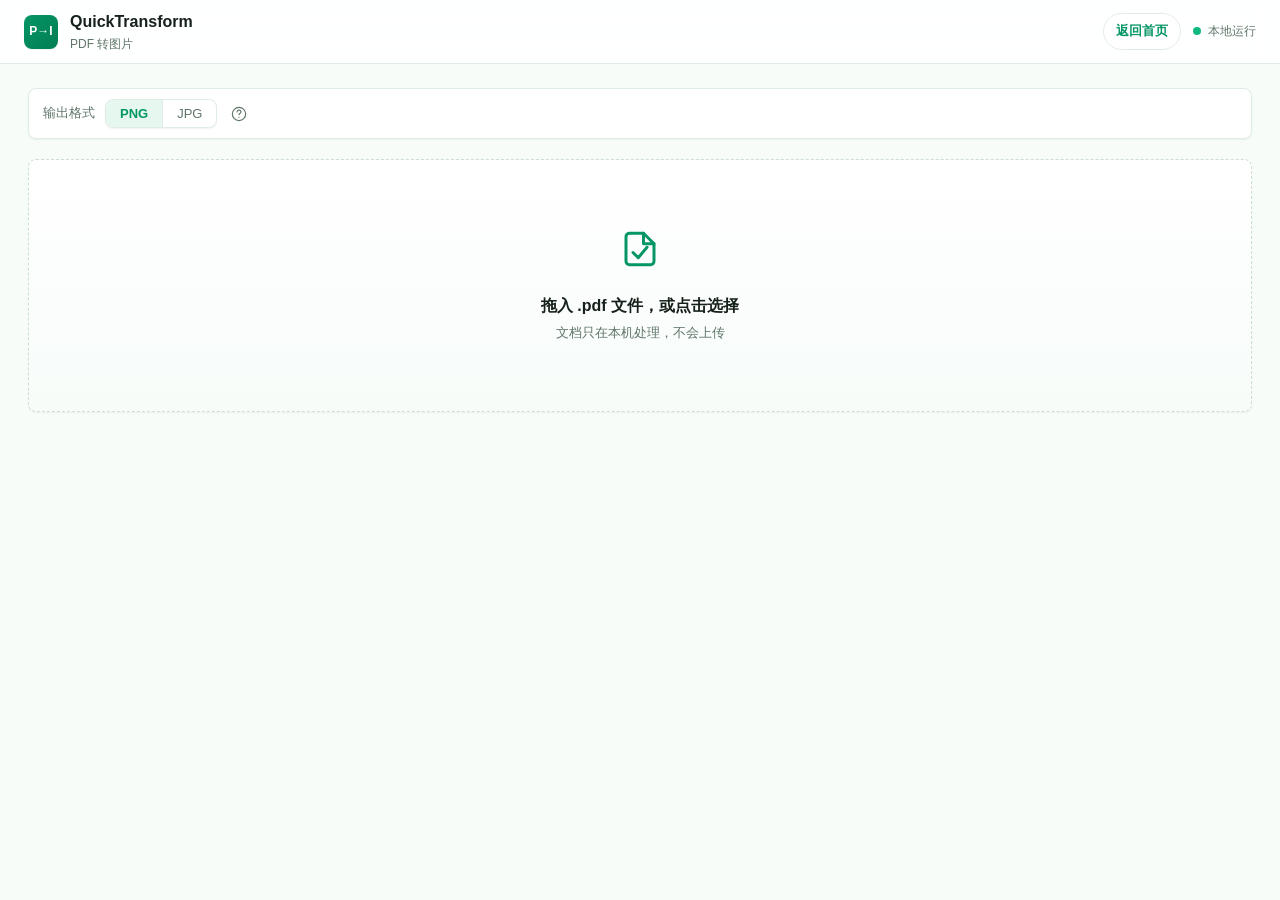
<file: src/w2md/server/static/pdf2image.html>
<!doctype html>
<html lang="zh-CN">
<head>
  <meta charset="utf-8">
  <meta name="viewport" content="width=device-width, initial-scale=1">
  <title>QuickTransform - PDF 转图片</title>
  <link rel="icon" type="image/svg+xml" href="/favicon.svg">
  <link rel="stylesheet" href="style.css">
  <link rel="stylesheet" href="pdf2image.css">
</head>
<body>
  <header class="topbar">
    <div class="brand">
      <span class="logo">P&#8594;I</span>
      <div class="brand-text">
        <h1>QuickTransform</h1>
        <p>PDF 转图片</p>
      </div>
    </div>
    <div class="topbar-right">
      <a class="home-link" href="/">返回首页</a>
      <div class="topbar-status">本地运行</div>
    </div>
  </header>

  <main class="layout">
    <div class="mode-row">
      <span class="mode-label">输出格式</span>
      <div class="segmented" id="format-mode" role="group" aria-label="输出图片格式">
        <button class="seg active" type="button" data-value="png">PNG</button>
        <button class="seg" type="button" data-value="jpg">JPG</button>
      </div>
      <div class="help-wrap">
        <button class="help-btn" type="button" aria-label="输出格式说明" aria-describedby="format-help-tip">
          <svg viewBox="0 0 24 24" fill="none" stroke="currentColor" stroke-width="1.7" stroke-linecap="round" stroke-linejoin="round" aria-hidden="true"><circle cx="12" cy="12" r="10"/><path d="M9.1 9a2.9 2.9 0 0 1 5.8 0c0 2-2.9 2.5-2.9 4"/><path d="M12 17h.01"/></svg>
        </button>
        <div class="help-tip" id="format-help-tip" role="tooltip">
          <span class="help-tip-item"><strong>PNG</strong>：无损压缩，文字边缘更清晰，文件稍大。</span>
          <span class="help-tip-item"><strong>JPG</strong>：有损压缩，文件更小，适合图片较多的页面。</span>
        </div>
      </div>
    </div>

    <section class="drop-panel" id="drop-panel">
      <div class="dropzone" id="dropzone" tabindex="0" role="button" aria-label="选择或拖入 PDF 文档">
        <svg viewBox="0 0 24 24" fill="none" stroke="currentColor" stroke-width="1.7" stroke-linecap="round" stroke-linejoin="round" aria-hidden="true"><path d="M14 3H6a2 2 0 0 0-2 2v14a2 2 0 0 0 2 2h12a2 2 0 0 0 2-2V9z"/><path d="M14 3v6h6"/><path d="m8 14 3 3 5-6"/></svg>
        <p class="dropzone-title">拖入 .pdf 文件，或点击选择</p>
        <p class="dropzone-hint">文档只在本机处理，不会上传</p>
        <input type="file" id="file-input" accept=".pdf" hidden>
      </div>
    </section>

    <section class="status-panel hidden" id="status-panel">
      <div class="spinner"></div>
      <p id="status-text">正在转换</p>
    </section>

    <section class="result hidden" id="result">
      <div class="toolbar">
        <div class="file" id="report-file"></div>
        <div class="toolbar-actions">
          <button class="icon-btn" id="download-btn" type="button" title="下载全部图片"><svg viewBox="0 0 24 24" fill="none" stroke="currentColor" stroke-width="1.7" stroke-linecap="round" stroke-linejoin="round" aria-hidden="true"><path d="M21 15v4a2 2 0 0 1-2 2H5a2 2 0 0 1-2-2v-4"/><polyline points="7 10 12 15 17 10"/><line x1="12" x2="12" y1="15" y2="3"/></svg></button>
          <button class="icon-btn" id="reset-btn" type="button" title="重新选择"><svg viewBox="0 0 24 24" fill="none" stroke="currentColor" stroke-width="1.7" stroke-linecap="round" stroke-linejoin="round" aria-hidden="true"><path d="M18 6 6 18"/><path d="m6 6 12 12"/></svg></button>
        </div>
      </div>
      <div class="pages-grid" id="pages-grid"></div>
    </section>
  </main>

  <div class="lightbox hidden" id="lightbox" role="dialog" aria-modal="true" aria-label="图片预览">
    <button class="lightbox-close" id="lightbox-close" type="button" aria-label="关闭预览"><svg viewBox="0 0 24 24" fill="none" stroke="currentColor" stroke-width="1.8" stroke-linecap="round" stroke-linejoin="round" aria-hidden="true"><path d="M18 6 6 18"/><path d="m6 6 12 12"/></svg></button>
    <img class="lightbox-img" id="lightbox-img" alt="">
    <p class="lightbox-caption" id="lightbox-caption"></p>
    <button class="lightbox-download" id="lightbox-download" type="button" aria-label="下载当前图片"><svg viewBox="0 0 24 24" fill="none" stroke="currentColor" stroke-width="1.8" stroke-linecap="round" stroke-linejoin="round" aria-hidden="true"><path d="M21 15v4a2 2 0 0 1-2 2H5a2 2 0 0 1-2-2v-4"/><polyline points="7 10 12 15 17 10"/><line x1="12" x2="12" y1="15" y2="3"/></svg>下载图片</button>
  </div>

  <script src="api.js"></script>
  <script src="pdf2image.js"></script>
</body>
</html>
</file>
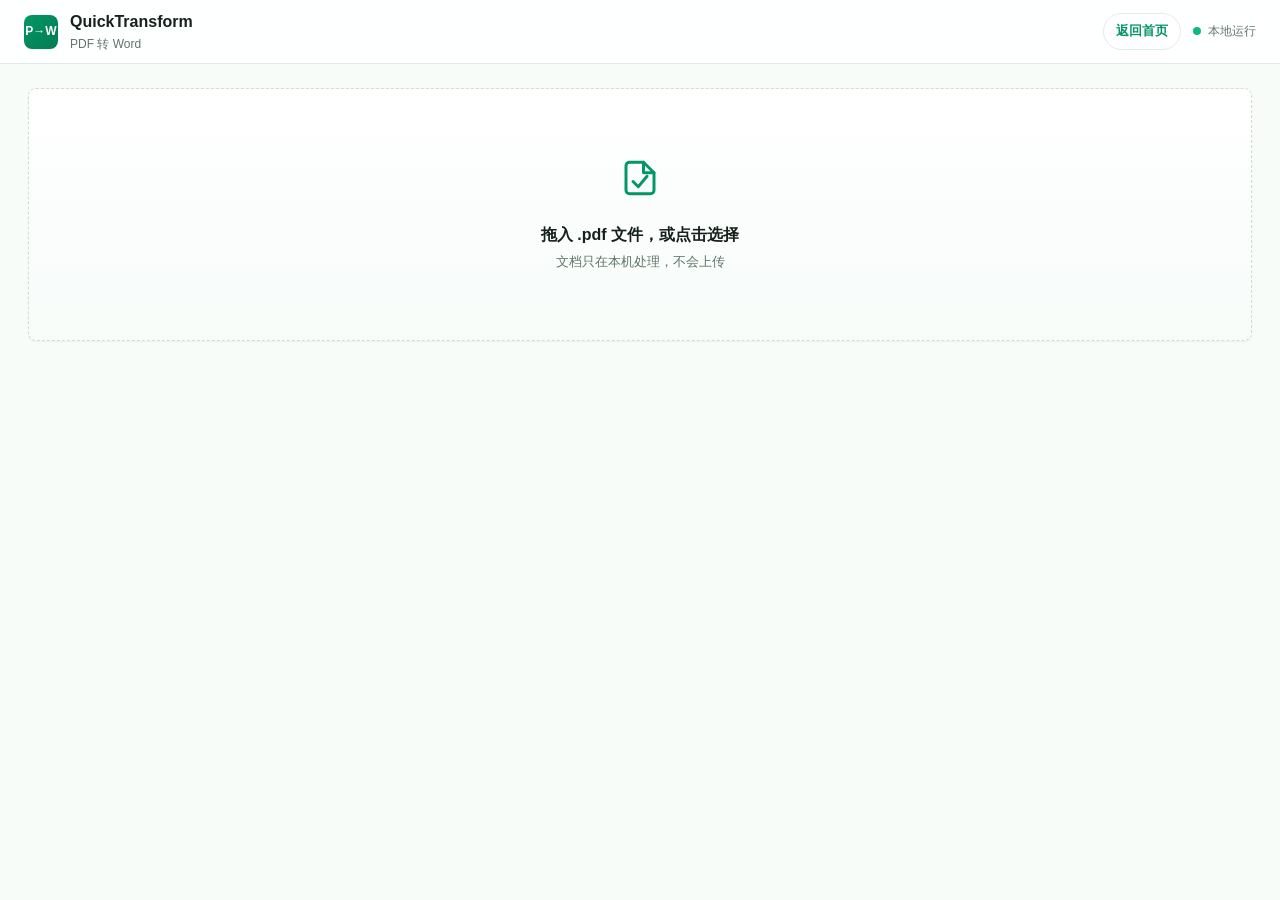
<file: src/w2md/server/static/pdf2word.html>
<!doctype html>
<html lang="zh-CN">
<head>
  <meta charset="utf-8">
  <meta name="viewport" content="width=device-width, initial-scale=1">
  <title>QuickTransform - PDF 转 Word</title>
  <link rel="icon" type="image/svg+xml" href="/favicon.svg">
  <link rel="stylesheet" href="style.css">
  <link rel="stylesheet" href="pdf2word.css">
</head>
<body>
  <header class="topbar">
    <div class="brand">
      <span class="logo">P&#8594;W</span>
      <div class="brand-text">
        <h1>QuickTransform</h1>
        <p>PDF 转 Word</p>
      </div>
    </div>
    <div class="topbar-right">
      <a class="home-link" href="/">返回首页</a>
      <div class="topbar-status">本地运行</div>
    </div>
  </header>

  <main class="layout">
    <section class="drop-panel" id="drop-panel">
      <div class="dropzone" id="dropzone" tabindex="0" role="button" aria-label="选择或拖入 PDF 文档">
        <svg viewBox="0 0 24 24" fill="none" stroke="currentColor" stroke-width="1.7" stroke-linecap="round" stroke-linejoin="round" aria-hidden="true"><path d="M14 3H6a2 2 0 0 0-2 2v14a2 2 0 0 0 2 2h12a2 2 0 0 0 2-2V9z"/><path d="M14 3v6h6"/><path d="m8 14 3 3 5-6"/></svg>
        <p class="dropzone-title">拖入 .pdf 文件，或点击选择</p>
        <p class="dropzone-hint">文档只在本机处理，不会上传</p>
        <input type="file" id="file-input" accept=".pdf" hidden>
      </div>
    </section>

    <section class="status-panel hidden" id="status-panel">
      <div class="spinner"></div>
      <p id="status-text">正在转换</p>
    </section>

    <section class="result hidden" id="result">
      <div class="toolbar">
        <div class="file" id="report-file"></div>
        <div class="toolbar-actions">
          <button class="icon-btn" id="copy-btn" type="button" title="复制 Markdown"><svg viewBox="0 0 24 24" fill="none" stroke="currentColor" stroke-width="1.7" stroke-linecap="round" stroke-linejoin="round" aria-hidden="true"><rect width="14" height="14" x="8" y="8" rx="2"/><path d="M4 16c-1.1 0-2-.9-2-2V4c0-1.1.9-2 2-2h10c1.1 0 2 .9 2 2"/></svg></button>
          <button class="icon-btn" id="download-btn" type="button" title="下载 Word 文档"><svg viewBox="0 0 24 24" fill="none" stroke="currentColor" stroke-width="1.7" stroke-linecap="round" stroke-linejoin="round" aria-hidden="true"><path d="M21 15v4a2 2 0 0 1-2 2H5a2 2 0 0 1-2-2v-4"/><polyline points="7 10 12 15 17 10"/><line x1="12" x2="12" y1="15" y2="3"/></svg></button>
          <button class="icon-btn" id="reset-btn" type="button" title="重新选择"><svg viewBox="0 0 24 24" fill="none" stroke="currentColor" stroke-width="1.7" stroke-linecap="round" stroke-linejoin="round" aria-hidden="true"><path d="M18 6 6 18"/><path d="m6 6 12 12"/></svg></button>
        </div>
      </div>
      <div class="pane">
        <div class="pane-head">内容预览</div>
        <div class="pane-body preview" id="word-preview"></div>
      </div>
      <p class="preview-hint">预览展示转换后的文本内容，Word 实际版式可能略有差异。</p>
    </section>
  </main>

  <script src="preview.js"></script>
  <script src="api.js"></script>
  <script src="pdf2word.js"></script>
</body>
</html>
</file>
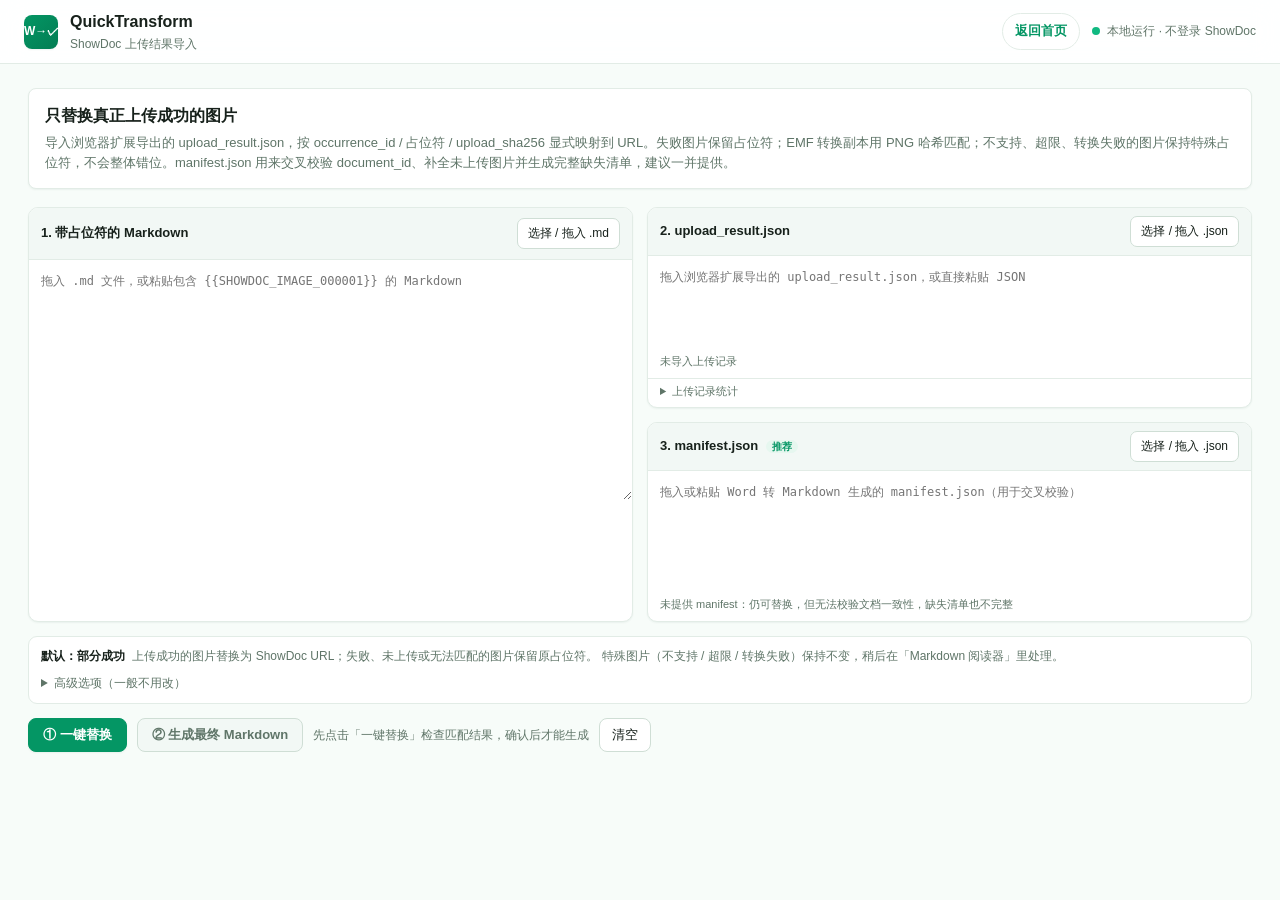
<file: src/w2md/server/static/upload_result.html>
<!doctype html>
<html lang="zh-CN">
<head>
  <meta charset="utf-8">
  <meta name="viewport" content="width=device-width, initial-scale=1">
  <title>ShowDoc 上传结果导入 - QuickTransform</title>
  <link rel="icon" type="image/svg+xml" href="/favicon.svg">
  <link rel="stylesheet" href="style.css">
  <link rel="stylesheet" href="word2image.css">
  <link rel="stylesheet" href="placeholder_replace.css">
  <link rel="stylesheet" href="upload_result.css">
</head>
<body>
  <header class="topbar">
    <div class="brand">
      <span class="logo">W→✓</span>
      <div class="brand-text">
        <h1>QuickTransform</h1>
        <p>ShowDoc 上传结果导入</p>
      </div>
    </div>
    <div class="topbar-right">
      <a class="home-link" href="/">返回首页</a>
      <div class="topbar-status">本地运行 · 不登录 ShowDoc</div>
    </div>
  </header>

  <main class="layout replace-layout">
    <section class="image-hero">
      <h2>只替换真正上传成功的图片</h2>
      <p>导入浏览器扩展导出的 upload_result.json，按 occurrence_id / 占位符 / upload_sha256 显式映射到 URL。失败图片保留占位符；EMF 转换副本用 PNG 哈希匹配；不支持、超限、转换失败的图片保持特殊占位符，不会整体错位。manifest.json 用来交叉校验 document_id、补全未上传图片并生成完整缺失清单，建议一并提供。</p>
    </section>

    <section class="replace-inputs">
      <article class="input-card is-drop-target" id="markdown-card" data-drop-input="markdown-file">
        <header class="input-head">
          <h3>1. 带占位符的 Markdown</h3>
          <label class="file-pick">
            选择 / 拖入 .md
            <input type="file" id="markdown-file" accept=".md,.markdown,text/plain" hidden>
          </label>
        </header>
        <textarea id="markdown-text" spellcheck="false" placeholder="拖入 .md 文件，或粘贴包含 {{SHOWDOC_IMAGE_000001}} 的 Markdown"></textarea>
        <p class="input-name" id="markdown-name"></p>
      </article>

      <div class="input-stack">
        <article class="input-card compact is-drop-target" id="upload-card" data-drop-input="upload-file">
          <header class="input-head">
            <h3>2. upload_result.json</h3>
            <label class="file-pick">
              选择 / 拖入 .json
              <input type="file" id="upload-file" accept=".json,application/json" hidden>
            </label>
          </header>
          <textarea id="upload-text" class="json-input" spellcheck="false"
            placeholder="拖入浏览器扩展导出的 upload_result.json，或直接粘贴 JSON"></textarea>
          <p class="input-name" id="upload-name">未导入上传记录</p>
          <details class="summary-details">
            <summary>上传记录统计</summary>
            <ul class="summary-list" id="upload-summary-list"></ul>
          </details>
        </article>

        <article class="input-card compact is-drop-target" id="manifest-card" data-drop-input="manifest-file">
          <header class="input-head">
            <h3>3. manifest.json <span class="head-optional">推荐</span></h3>
            <label class="file-pick">
              选择 / 拖入 .json
              <input type="file" id="manifest-file" accept=".json,application/json" hidden>
            </label>
          </header>
          <textarea id="manifest-text" class="json-input" spellcheck="false"
            placeholder="拖入或粘贴 Word 转 Markdown 生成的 manifest.json（用于交叉校验）"></textarea>
          <p class="input-name" id="manifest-name">未提供 manifest：仍可替换，但无法校验文档一致性，缺失清单也不完整</p>
        </article>
      </div>
    </section>

    <section class="mode-panel">
      <p class="mode-default">
        <b>默认：部分成功</b>
        上传成功的图片替换为 ShowDoc URL；失败、未上传或无法匹配的图片保留原占位符。
        特殊图片（不支持 / 超限 / 转换失败）保持不变，稍后在「Markdown 阅读器」里处理。
      </p>
      <details class="advanced-options">
        <summary>高级选项（一般不用改）</summary>
        <div class="mode-row">
          <label class="mode-option">
            <input type="radio" name="mode" value="partial" checked>
            <span><b>部分成功</b>能替换的就替换，其余保留占位符</span>
          </label>
          <label class="mode-option">
            <input type="radio" name="mode" value="strict">
            <span><b>严格</b>所有普通图片都成功、没有特殊占位符时才生成</span>
          </label>
          <label class="mode-option">
            <input type="radio" name="mode" value="fill_remaining">
            <span><b>只补齐遗留占位符</b>只处理当前 Markdown 里还存在的占位符</span>
          </label>
        </div>
        <p class="mode-help">
          「普通图片」指 PNG/JPG 等可直接上传的图片（含 EMF/WMF 转换副本）。
          特殊图片是 manifest 里标记为 unsupported / oversized / conversion_failed 的图片，需要用人工 URL 处理。
        </p>
        <label class="review-option">
          <input type="checkbox" id="allow-mismatch">
          <span>允许 occurrence_id / 占位符 / SHA-256 不一致后继续（不一致的图片仍保留占位符，需人工核对）</span>
        </label>
      </details>
    </section>

    <div class="replace-actions">
      <button class="quick-btn" id="analyze-btn" type="button">① 一键替换</button>
      <button class="quick-btn" id="generate-btn" type="button" disabled>② 生成最终 Markdown</button>
      <span class="step-hint" id="step-hint">先点击「一键替换」检查匹配结果，确认后才能生成</span>
      <button class="ghost-btn" id="clear-btn" type="button">清空</button>
    </div>

    <section class="analysis-panel hidden" id="analysis-panel">
      <div class="count-grid">
        <span class="count-item">manifest 图片 <b id="count-manifest">0</b></span>
        <span class="count-item">目标图片 <b id="count-target">0</b></span>
        <span class="count-item">Markdown 占位符 <b id="count-placeholders">0</b></span>
        <span class="count-item">成功 <b id="count-success">0</b></span>
        <span class="count-item">失败 <b id="count-failed">0</b></span>
        <span class="count-item">未上传 <b id="count-not-uploaded">0</b></span>
        <span class="count-item">无法匹配 <b id="count-unmatched">0</b></span>
        <span class="count-item">待定/中断 <b id="count-pending">0</b></span>
        <span class="count-item">已转图片 <b id="count-converted">0</b></span>
        <span class="count-item">不支持 <b id="count-unsupported">0</b></span>
        <span class="count-item">超限 <b id="count-oversized">0</b></span>
        <span class="count-item">转换失败 <b id="count-conversion-failed">0</b></span>
        <span class="count-item">嵌入文件（需手动上传） <b id="count-embedded">0</b></span>
        <span class="count-item">特殊占位符 <b id="count-special">0</b></span>
        <span class="count-item">意外上传 <b id="count-unexpected">0</b></span>
        <span class="count-item">需人工确认 <b id="count-review">0</b></span>
        <span class="count-item">清单外占位符 <b id="count-unknown">0</b></span>
        <span class="count-item">正文缺占位符 <b id="count-missing-md">0</b></span>
        <span class="count-item">代码块跳过 <b id="count-code">0</b></span>
      </div>
      <p class="consistency" id="consistency"></p>
      <ul class="message-list error-list hidden" id="error-list"></ul>
      <ul class="message-list warning-list hidden" id="warning-list"></ul>
    </section>

    <section class="result-panel hidden" id="result-panel">
      <div class="panel-head">
        <h3>最终 Markdown</h3>
        <div class="result-actions">
          <button class="quick-btn copy-primary" id="copy-result" type="button">复制 Markdown</button>
          <button class="ghost-btn" id="download-md" type="button">下载 .md</button>
          <button class="ghost-btn" id="download-csv" type="button"
            title="CSV 列出仍未替换的图片，方便逐张手动上传">下载缺失清单 (CSV)</button>
        </div>
      </div>
      <textarea id="result-text" readonly spellcheck="false"></textarea>
      <p class="result-note" id="result-note"></p>
    </section>

    <section class="mapping-panel hidden" id="mapping-panel">
      <div class="panel-head">
        <h3>逐张预览</h3>
        <span id="mapping-summary"></span>
      </div>
      <div class="mapping-scroll">
        <table class="mapping-table upload-table">
          <thead>
            <tr>
              <th>#</th>
              <th>占位符 / 文件</th>
              <th>结果</th>
              <th>URL / 原因</th>
              <th>定位</th>
            </tr>
          </thead>
          <tbody id="mapping-body"></tbody>
        </table>
      </div>
    </section>
  </main>

  <div class="toast hidden" id="toast" role="status" aria-live="polite"></div>

  <script src="api.js"></script>
  <script src="file_drop.js"></script>
  <script src="upload_result.js"></script>
</body>
</html>
</file>
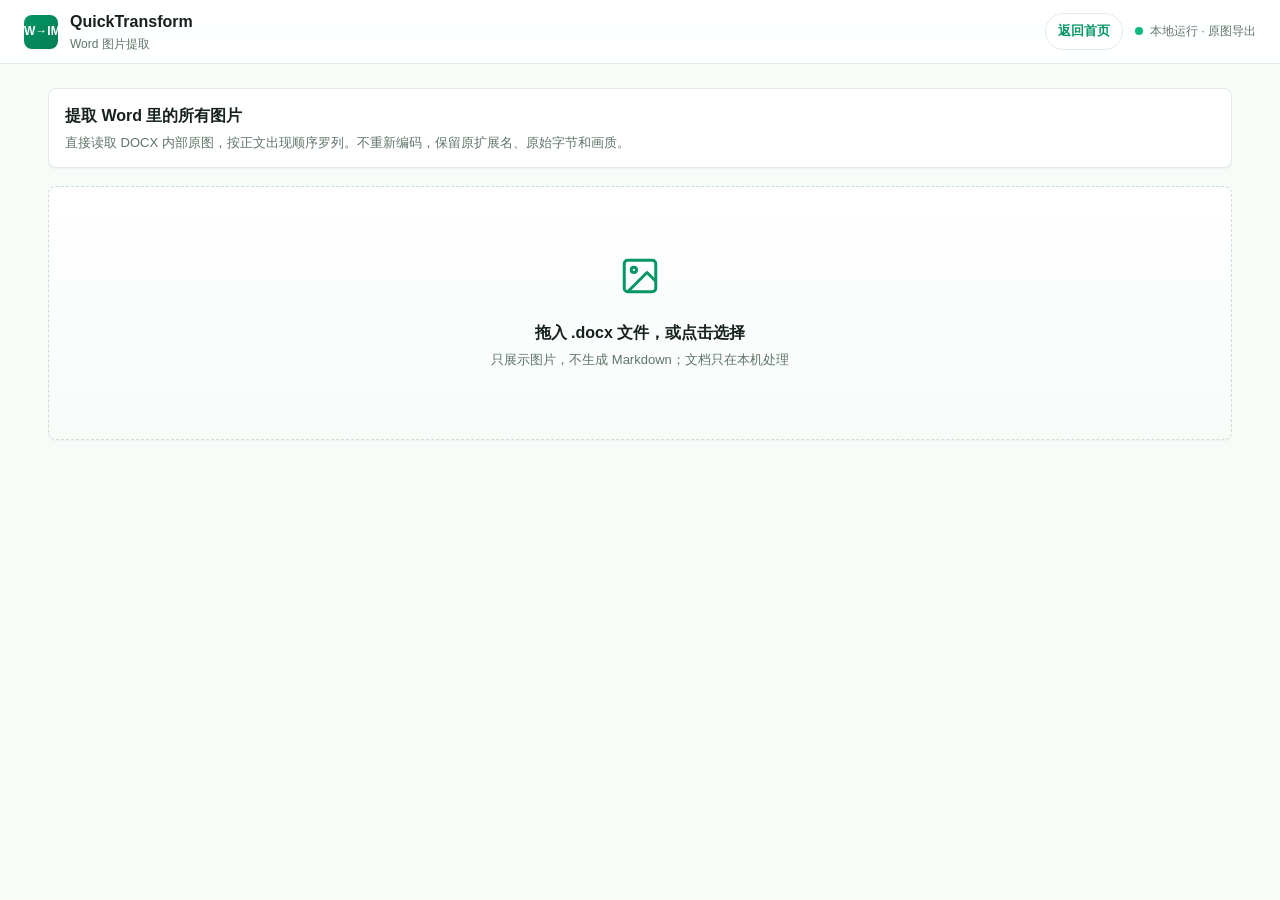
<file: src/w2md/server/static/word2image.html>
<!doctype html>
<html lang="zh-CN">
<head>
  <meta charset="utf-8">
  <meta name="viewport" content="width=device-width, initial-scale=1">
  <title>Word 图片提取 - QuickTransform</title>
  <link rel="icon" type="image/svg+xml" href="/favicon.svg">
  <link rel="stylesheet" href="style.css">
  <link rel="stylesheet" href="word2image.css">
</head>
<body>
  <header class="topbar">
    <div class="brand">
      <span class="logo">W→IMG</span>
      <div class="brand-text">
        <h1>QuickTransform</h1>
        <p>Word 图片提取</p>
      </div>
    </div>
    <div class="topbar-right">
      <a class="home-link" href="/">返回首页</a>
      <div class="topbar-status">本地运行 · 原图导出</div>
    </div>
  </header>

  <main class="layout image-layout">
    <section class="image-hero">
      <h2>提取 Word 里的所有图片</h2>
      <p>直接读取 DOCX 内部原图，按正文出现顺序罗列。不重新编码，保留原扩展名、原始字节和画质。</p>
    </section>

    <section class="drop-panel" id="drop-panel">
      <div class="dropzone" id="dropzone" tabindex="0" role="button" aria-label="选择或拖入 Word 文档">
        <svg viewBox="0 0 24 24" fill="none" stroke="currentColor" stroke-width="1.7" stroke-linecap="round" stroke-linejoin="round" aria-hidden="true"><rect x="3" y="3" width="18" height="18" rx="2" ry="2"/><circle cx="8.5" cy="8.5" r="1.5"/><polyline points="21 15 16 10 5 21"/></svg>
        <p class="dropzone-title">拖入 .docx 文件，或点击选择</p>
        <p class="dropzone-hint">只展示图片，不生成 Markdown；文档只在本机处理</p>
        <input type="file" id="file-input" accept=".docx" hidden>
      </div>
    </section>

    <section class="status-panel hidden" id="status-panel">
      <div class="spinner"></div>
      <p id="status-text">正在提取图片…</p>
    </section>

    <section class="result hidden" id="result">
      <div class="gallery-toolbar">
        <div class="gallery-summary">
          <strong id="result-file"></strong>
          <span id="result-summary"></span>
        </div>
        <div class="gallery-actions">
          <label class="format-filter">
            <span>格式</span>
            <select id="format-filter" aria-label="按图片格式筛选">
              <option value="">全部格式</option>
            </select>
          </label>
          <label class="select-all">
            <input type="checkbox" id="select-all">
            <span>全选</span>
          </label>
          <button class="ghost-btn copy-primary" id="copy-selected" type="button" disabled>复制选中 (0)</button>
          <button class="ghost-btn" id="download-zip" type="button" disabled>打包下载</button>
          <span class="action-divider" aria-hidden="true"></span>
          <button class="ghost-btn copy-manifest" id="copy-manifest" type="button" title="复制 manifest.json 内容到剪贴板" disabled>复制 manifest</button>
          <button class="ghost-btn" id="download-manifest" type="button" title="下载 manifest.json（文件名带原文档名）" disabled>下载 manifest</button>
          <button class="icon-btn" id="reset-btn" type="button" title="重新选择" aria-label="重新选择">
            <svg viewBox="0 0 24 24" fill="none" stroke="currentColor" stroke-width="1.7" stroke-linecap="round" stroke-linejoin="round" aria-hidden="true"><path d="M18 6 6 18"/><path d="m6 6 12 12"/></svg>
          </button>
        </div>
      </div>

      <div class="gallery" id="gallery"></div>
      <div class="empty-state hidden" id="empty-state">没有在正文中检测到图片。</div>

      <footer class="gallery-footer">
        <span id="gallery-hint">复制和打包使用「上传副本」：普通 PNG/JPEG 原样复制，EMF/WMF 已转 PNG，超限图片使用预览版；「下载原图」保留原始文件。剪贴板一次建议不超过 30 张，大量图片请用「全选」+「打包下载」。嵌入的 Word/视频/HTML 对象不会转换，需自行在 ShowDoc 上传。</span>
      </footer>
    </section>
  </main>

  <div class="lightbox hidden" id="lightbox" role="dialog" aria-modal="true" aria-label="图片预览">
    <button class="lightbox-close" id="lightbox-close" type="button" aria-label="关闭预览">
      <svg viewBox="0 0 24 24" fill="none" stroke="currentColor" stroke-width="1.8" stroke-linecap="round" stroke-linejoin="round" aria-hidden="true"><path d="M18 6 6 18"/><path d="m6 6 12 12"/></svg>
    </button>
    <img class="lightbox-img" id="lightbox-img" alt="">
    <p class="lightbox-caption" id="lightbox-caption"></p>
  </div>

  <div class="toast hidden" id="toast" role="status" aria-live="polite"></div>

  <script src="api.js"></script>
  <script src="word2image.js"></script>
</body>
</html>
</file>
<file: src/w2md/server/static/home.css>
:root {
  --text-primary: #1a2e1a;
  --text-secondary: #5a6b5a;
  --accent: #049664;
  --accent-soft: #e8f5ee;
  --badge-live: #049664;
  --badge-plan: #7a8a7a;
}

* { margin: 0; padding: 0; box-sizing: border-box; }

html, body { height: 100%; overflow-x: hidden; }

body {
  min-height: 100vh;
  position: relative;
  background: #f4faf6;
  color: var(--text-primary);
  font-family: -apple-system, BlinkMacSystemFont, "Segoe UI", "PingFang SC", "Hiragino Sans GB", "Microsoft YaHei", sans-serif;
}

.fluid-bg {
  position: fixed;
  inset: 0;
  z-index: 0;
  overflow: hidden;
  pointer-events: none;
  background: linear-gradient(165deg, #f7fcf9 0%, #eef8f2 40%, #f2faf5 70%, #f8fcfa 100%);
}

.fluid-blob {
  position: absolute;
  border-radius: 50%;
  filter: blur(90px);
  opacity: 0.42;
  animation: float 16s ease-in-out infinite;
  will-change: transform;
}

.blob-1 { width: 560px; height: 560px; background: radial-gradient(circle, #b8e0c8 0%, transparent 70%); top: -15%; left: -10%; animation-duration: 20s; }
.blob-2 { width: 480px; height: 480px; background: radial-gradient(circle, #a8d8bc 0%, transparent 70%); top: 35%; right: -12%; animation-duration: 24s; animation-delay: -4s; }
.blob-3 { width: 420px; height: 420px; background: radial-gradient(circle, #c5e8d4 0%, transparent 70%); bottom: -10%; left: 20%; animation-duration: 18s; animation-delay: -7s; }
.blob-4 { width: 360px; height: 360px; background: radial-gradient(circle, #b0dcc8 0%, transparent 70%); top: 10%; left: 40%; animation-duration: 22s; animation-delay: -2s; }
.blob-5 { width: 300px; height: 300px; background: radial-gradient(circle, #d0edd8 0%, transparent 70%); bottom: 20%; right: 25%; animation-duration: 19s; animation-delay: -9s; }
.blob-6 { width: 280px; height: 280px; background: radial-gradient(circle, #c0e4d0 0%, transparent 70%); top: 55%; left: 5%; animation-duration: 21s; animation-delay: -6s; }

@keyframes float {
  0%, 100% { transform: translate(0, 0) scale(1); }
  20% { transform: translate(50px, -40px) scale(1.1); }
  40% { transform: translate(-30px, 60px) scale(0.92); }
  60% { transform: translate(40px, 30px) scale(1.06); }
  80% { transform: translate(-50px, -20px) scale(0.97); }
}

.mouse-glow {
  position: fixed;
  width: 420px;
  height: 420px;
  border-radius: 50%;
  background: radial-gradient(circle, rgba(160, 210, 180, 0.25) 0%, transparent 70%);
  pointer-events: none;
  z-index: 1;
  transform: translate(-50%, -50%);
  transition: opacity 0.4s ease;
  opacity: 0;
  filter: blur(50px);
  will-change: left, top;
}

.mouse-glow.active { opacity: 1; }

.header {
  position: relative;
  z-index: 10;
  display: flex;
  align-items: center;
  justify-content: space-between;
  padding: 16px 36px;
  background: rgba(255, 255, 255, 0.72);
  backdrop-filter: blur(20px) saturate(1.3);
  -webkit-backdrop-filter: blur(20px) saturate(1.3);
  border-bottom: 1px solid rgba(230, 240, 235, 0.8);
}

.logo-area { display: flex; align-items: center; gap: 12px; }
.logo {
  width: 36px;
  height: 36px;
  border-radius: 10px;
  background: var(--accent);
  display: flex;
  align-items: center;
  justify-content: center;
  color: white;
  font-weight: 700;
  font-size: 13px;
  letter-spacing: -0.02em;
  box-shadow: 0 2px 8px rgba(45, 138, 94, 0.25);
}
.logo-text h1 { font-size: 17px; font-weight: 600; color: #1a2e1a; letter-spacing: -0.02em; line-height: 1.2; }
.logo-text p { font-size: 12px; color: #6a7a6a; margin-top: 1px; }

.status { display: flex; align-items: center; gap: 7px; font-size: 13px; color: #5a6b5a; }
.status-dot { width: 7px; height: 7px; background: var(--accent); border-radius: 50%; box-shadow: 0 0 6px rgba(4, 150, 100, 0.5); animation: pulse 2s ease-in-out infinite; }

@keyframes pulse {
  0%, 100% { opacity: 1; transform: scale(1); }
  50% { opacity: 0.65; transform: scale(1.2); }
}

.main { position: relative; z-index: 5; max-width: 1000px; margin: 0 auto; padding: 56px 24px 80px; }

.hero { text-align: center; margin-bottom: 44px; }
.badge-row {
  display: inline-flex;
  align-items: center;
  gap: 6px;
  padding: 5px 14px;
  border: 1px solid rgba(200, 230, 210, 0.6);
  border-radius: 999px;
  background: rgba(232, 245, 238, 0.85);
  backdrop-filter: blur(8px);
  -webkit-backdrop-filter: blur(8px);
  color: #3d6b4f;
  font-size: 13px;
  margin-bottom: 18px;
}
.badge-row .dot { width: 6px; height: 6px; background: var(--accent); border-radius: 50%; }
.hero h2 { font-size: 30px; font-weight: 700; color: #1a2e1a; letter-spacing: -0.03em; line-height: 1.35; margin-bottom: 10px; }
.hero p { font-size: 14.5px; color: #5a6b5a; line-height: 1.6; }

.cards { display: grid; grid-template-columns: 1fr 1fr; gap: 18px; }

.card {
  position: relative;
  display: flex;
  flex-direction: column;
  padding: 28px 26px 24px;
  border: 1px solid rgba(255, 255, 255, 0.9);
  border-radius: 16px;
  background: rgba(255, 255, 255, 0.72);
  backdrop-filter: blur(28px) saturate(1.35);
  -webkit-backdrop-filter: blur(28px) saturate(1.35);
  box-shadow: 0 4px 20px rgba(80, 120, 100, 0.05), 0 1px 4px rgba(0, 0, 0, 0.03), inset 0 1px 0 rgba(255, 255, 255, 0.95);
  color: var(--text-primary);
  text-decoration: none;
  overflow: hidden;
  cursor: pointer;
  transition: transform 0.32s cubic-bezier(0.22, 1, 0.36, 1), box-shadow 0.32s ease, border-color 0.25s ease, background 0.25s ease;
}

.card::after {
  content: "";
  position: absolute;
  inset: 0;
  border-radius: 16px;
  border-top: 2.5px solid #049664;
  opacity: 0;
  transition: opacity 0.25s ease;
  pointer-events: none;
}

.card:hover::after { opacity: 1; }

.card::before {
  content: "";
  position: absolute;
  inset: 0;
  border-radius: 16px;
  background: linear-gradient(145deg, rgba(255, 255, 255, 0.65) 0%, transparent 40%, transparent 70%, rgba(255, 255, 255, 0.15) 100%);
  pointer-events: none;
  opacity: 0.75;
  transition: opacity 0.3s ease;
}

.card:hover {
  transform: translateY(-3px);
  background: rgba(255, 255, 255, 0.85);
  border-color: rgba(255, 255, 255, 1);
  box-shadow: 0 16px 40px rgba(80, 120, 100, 0.11), 0 3px 9px rgba(0, 0, 0, 0.045), inset 0 1px 0 rgba(255, 255, 255, 1);
}
.card:hover::before { opacity: 1; }

.ripple-container { position: absolute; inset: 0; border-radius: 16px; overflow: hidden; pointer-events: none; z-index: 1; }
.ripple {
  position: absolute;
  border-radius: 50%;
  background: radial-gradient(circle, rgba(180, 220, 195, 0.55) 0%, rgba(200, 230, 210, 0.25) 50%, transparent 70%);
  transform: scale(0);
  animation: ripple-anim 0.75s ease-out forwards;
  pointer-events: none;
}

@keyframes ripple-anim { to { transform: scale(4.2); opacity: 0; } }

.card-icon {
  position: relative;
  z-index: 2;
  width: 48px;
  height: 48px;
  display: flex;
  align-items: center;
  justify-content: center;
  margin-bottom: 16px;
  border-radius: 11px;
  background: #e8f5ee;
}
.card-icon svg { width: 23px; height: 23px; stroke: var(--accent); fill: none; stroke-width: 1.7; stroke-linecap: round; stroke-linejoin: round; }

.card h3 { position: relative; z-index: 2; margin: 0 0 6px; font-size: 17px; font-weight: 600; color: #1a2e1a; letter-spacing: -0.01em; }
.card p { position: relative; z-index: 2; flex: 1; margin: 0 0 16px; font-size: 14px; color: #5a6b5a; line-height: 1.55; }

.card-footer { position: relative; z-index: 2; display: flex; align-items: center; justify-content: space-between; }
.tag { display: inline-block; padding: 3px 11px; border-radius: 999px; font-size: 12px; font-weight: 500; }
.tag-live { background: #e8f5ee; color: var(--accent); }
.tag-plan { background: #eef0ee; color: #7a8a7a; }

.card-arrow {
  width: 28px;
  height: 28px;
  display: flex;
  align-items: center;
  justify-content: center;
  border-radius: 50%;
  background: rgba(232, 245, 238, 0.7);
  color: var(--accent);
  font-size: 14px;
  transition: background 0.25s ease, transform 0.25s ease;
}
.card:hover .card-arrow { background: #e0f0e6; transform: translateX(2px); }

@media (max-width: 640px) {
  .cards { grid-template-columns: 1fr; }
  .hero h2 { font-size: 24px; }
  .header { padding: 14px 20px; }
  .main { padding: 36px 16px 60px; }
}
</file>
<file: src/w2md/server/static/style.css>
:root {
  color-scheme: light;
  --bg: #f7fcf9;
  --surface: #ffffff;
  --surface-muted: #f2f8f5;
  --border: #e2ece6;
  --border-strong: #cfded5;
  --text: #17211b;
  --muted: #5f7568;
  --accent: #049664;
  --accent-hover: #037d53;
  --accent-active: #026b47;
  --accent-soft: #e6f7ef;
  --accent-gradient: linear-gradient(135deg, #049664 0%, #037d53 100%);
  --warn: #b45309;
  --warn-soft: #fff7ed;
  --error: #b42318;
  --error-soft: #fdecec;
  --mono: "Maple Mono", "JetBrains Mono", "SFMono-Regular", "Consolas", Menlo, monospace;
  --shadow-sm: 0 1px 2px rgba(18, 73, 48, .06);
  --shadow-md: 0 8px 24px rgba(18, 73, 48, .08);
}

* { box-sizing: border-box; }

::-webkit-scrollbar { width: 8px; height: 8px; }
::-webkit-scrollbar-track { background: transparent; }
::-webkit-scrollbar-thumb {
  background: rgba(25, 84, 59, .18);
  border-radius: 999px;
  border: 2px solid transparent;
  background-clip: padding-box;
}
::-webkit-scrollbar-thumb:hover { background: rgba(25, 84, 59, .3); background-clip: padding-box; }
::selection { background: rgba(4, 150, 100, .18); color: inherit; }

:focus-visible { outline: 2px solid var(--accent); outline-offset: 2px; }

html, body { margin: 0; padding: 0; }

body {
  background: var(--bg);
  color: var(--text);
  font-family: "MiSans", "HarmonyOS Sans SC", "PingFang SC", "Microsoft YaHei", sans-serif;
  font-size: 15px;
  line-height: 1.6;
}

.topbar {
  position: sticky;
  top: 0;
  z-index: 20;
  background: rgba(255, 255, 255, .88);
  backdrop-filter: blur(14px);
  border-bottom: 1px solid var(--border);
  height: 64px;
  padding: 0 24px;
  display: flex;
  align-items: center;
  justify-content: space-between;
}

.brand { display: flex; align-items: center; gap: 12px; }

.logo {
  width: 34px;
  height: 34px;
  border-radius: 8px;
  background: var(--accent-gradient);
  color: #fff;
  display: grid;
  place-items: center;
  font-size: 12px;
  font-weight: 700;
  box-shadow: var(--shadow-sm);
}

.brand-text h1 { margin: 0; font-size: 16px; font-weight: 650; letter-spacing: 0; }
.brand-text p { margin: 0; font-size: 12px; color: var(--muted); }

.topbar-status { display: flex; align-items: center; gap: 7px; font-size: 12px; color: var(--muted); }
.topbar-status::before { content: ""; width: 8px; height: 8px; border-radius: 50%; background: #10b981; }

.topbar-right { display: flex; align-items: center; gap: 12px; }
.home-link {
  display: inline-flex;
  align-items: center;
  gap: 6px;
  padding: 7px 12px;
  border: 1px solid var(--border);
  border-radius: 999px;
  background: var(--surface);
  color: var(--accent);
  font-size: 13px;
  font-weight: 600;
  text-decoration: none;
  transition: background .15s ease, border-color .15s ease;
}
.home-link:hover { background: var(--accent-soft); border-color: var(--accent); }

.layout { max-width: 1320px; margin: 24px auto; padding: 0 28px; }

.mode-row {
  display: flex;
  align-items: center;
  flex-wrap: wrap;
  gap: 10px;
  margin-bottom: 20px;
  padding: 10px 14px;
  background: var(--surface);
  border: 1px solid var(--border);
  border-radius: 8px;
  box-shadow: var(--shadow-sm);
}
.mode-label { font-size: 13px; color: var(--muted); }
.mode-sep { width: 1px; height: 16px; background: var(--border); margin: 0 4px; }
.segmented { display: inline-flex; border: 1px solid var(--border); border-radius: 8px; background: var(--surface); overflow: hidden; box-shadow: var(--shadow-sm); }
.segmented .seg { border: 0; background: transparent; padding: 6px 14px; font-size: 13px; font-weight: 500; color: var(--muted); cursor: pointer; transition: color .15s ease, background .15s ease; }
.segmented .seg:hover { color: var(--accent); }
.segmented .seg.active { background: var(--accent-soft); color: var(--accent); font-weight: 600; }
.segmented .seg + .seg { border-left: 1px solid var(--border); }

.quick-btn {
  margin-left: auto;
  border: 1px solid var(--accent);
  background: var(--accent);
  color: #fff;
  border-radius: 8px;
  padding: 7px 14px;
  font-size: 13px;
  font-weight: 600;
  cursor: pointer;
  box-shadow: var(--shadow-sm);
  transition: background .15s ease, transform .15s ease;
}
.quick-btn:hover { background: var(--accent-hover); transform: translateY(-1px); }
.quick-btn:active { background: var(--accent-active); transform: none; }
.quick-btn:disabled,
.quick-btn:disabled:hover,
.quick-btn:disabled:active {
  background: var(--surface-muted);
  border-color: var(--border-strong);
  color: var(--muted);
  box-shadow: none;
  cursor: not-allowed;
  transform: none;
}

.help-wrap { position: relative; display: inline-flex; }
.help-btn {
  width: 24px;
  height: 24px;
  padding: 0;
  border: 0;
  border-radius: 50%;
  background: transparent;
  color: var(--muted);
  display: grid;
  place-items: center;
  cursor: pointer;
  transition: color .15s ease, background .15s ease;
}
.help-btn:hover, .help-btn:focus-visible { color: var(--accent); background: var(--accent-soft); }
.help-btn svg { width: 16px; height: 16px; }
.help-tip {
  position: absolute;
  top: calc(100% + 10px);
  left: 50%;
  z-index: 40;
  width: 320px;
  padding: 12px 14px;
  background: var(--surface);
  border: 1px solid var(--border);
  border-radius: 8px;
  box-shadow: var(--shadow-md);
  color: var(--text);
  font-size: 12px;
  line-height: 1.7;
  text-align: left;
  opacity: 0;
  visibility: hidden;
  transform: translate(-50%, 4px);
  transition: opacity .18s ease, transform .18s ease, visibility .18s ease;
  pointer-events: none;
}
.help-wrap:hover .help-tip, .help-wrap:focus-within .help-tip {
  opacity: 1;
  visibility: visible;
  transform: translate(-50%, 0);
}
.help-tip-item { display: block; }
.help-tip-item + .help-tip-item { margin-top: 7px; }
.help-tip-item strong { color: var(--accent); font-weight: 600; }
.help-tip code { padding: 1px 5px; border-radius: 4px; background: var(--surface-muted); color: var(--accent-active); font-family: var(--mono); font-size: .92em; }
.switch { position: relative; display: inline-block; width: 38px; height: 22px; }
.switch input { opacity: 0; width: 0; height: 0; }
.switch-track {
  position: absolute;
  inset: 0;
  cursor: pointer;
  background: #cbd0d6;
  border-radius: 999px;
  transition: background .15s ease;
}
.switch-track::before {
  content: "";
  position: absolute;
  width: 16px;
  height: 16px;
  left: 3px;
  top: 3px;
  background: #fff;
  border-radius: 50%;
  transition: transform .15s ease;
}
.switch input:checked + .switch-track { background: var(--accent); }
.switch input:checked + .switch-track::before { transform: translateX(16px); }

.dropzone {
  border: 1.5px dashed var(--border-strong);
  border-radius: 8px;
  background: linear-gradient(180deg, #ffffff 0%, #f7fcf9 100%);
  padding: 68px 24px;
  text-align: center;
  cursor: pointer;
  box-shadow: var(--shadow-sm);
  transition: border-color .18s ease, background .18s ease, transform .18s ease, box-shadow .18s ease;
}

.dropzone:hover, .dropzone.dragover { border-color: var(--accent); background: var(--accent-soft); box-shadow: var(--shadow-md); transform: translateY(-1px); }
.dropzone svg { width: 42px; height: 42px; color: var(--accent); }
.dropzone-title { margin: 16px 0 4px; font-size: 16px; font-weight: 600; }
.dropzone-hint { margin: 0; font-size: 13px; color: var(--muted); }

.status-panel { padding: 72px 24px; text-align: center; color: var(--muted); }
.spinner {
  width: 28px;
  height: 28px;
  margin: 0 auto 16px;
  border: 3px solid var(--border);
  border-top-color: var(--accent);
  border-radius: 50%;
  animation: spin .8s linear infinite;
}

@keyframes spin { to { transform: rotate(360deg); } }

.toolbar {
  position: sticky;
  top: 64px;
  z-index: 15;
  display: flex;
  align-items: center;
  justify-content: space-between;
  gap: 12px;
  margin: 0 0 16px;
  padding: 10px 12px;
  background: rgba(247, 252, 249, .92);
  border-bottom: 1px solid var(--border);
  backdrop-filter: blur(10px);
}
.toolbar .file { font-weight: 600; overflow: hidden; text-overflow: ellipsis; white-space: nowrap; }
.toolbar-actions { display: flex; gap: 8px; flex-shrink: 0; }

.icon-btn {
  width: 36px;
  height: 36px;
  border: 1px solid var(--border);
  border-radius: 8px;
  background: var(--surface);
  color: var(--text);
  display: grid;
  place-items: center;
  cursor: pointer;
  box-shadow: var(--shadow-sm);
  transition: background .15s ease, border-color .15s ease;
}
.icon-btn:hover { background: var(--accent-soft); border-color: var(--accent); color: var(--accent); }
.icon-btn svg { width: 18px; height: 18px; }

.panes { display: grid; grid-template-columns: minmax(0, 1fr) minmax(0, 1fr); gap: 20px; }

.pane {
  display: flex;
  flex-direction: column;
  background: var(--surface);
  border: 1px solid var(--border);
  border-radius: 8px;
  overflow: hidden;
  box-shadow: var(--shadow-sm);
}

.pane-head {
  display: flex;
  align-items: center;
  gap: 8px;
  padding: 11px 18px;
  border-bottom: 1px solid var(--border);
  font-size: 12px;
  color: var(--muted);
  background: #fbfdfc;
}
.pane-head::before { content: ""; width: 6px; height: 6px; border-radius: 50%; background: var(--accent); }
.pane-head-btn {
  margin-left: auto;
  padding: 5px 10px;
  border: 1px solid var(--border);
  border-radius: 999px;
  background: var(--surface);
  color: var(--accent);
  font-size: 12px;
  font-weight: 600;
  cursor: pointer;
  transition: background .15s ease, border-color .15s ease;
}
.pane-head-btn:hover { background: var(--accent-soft); border-color: var(--accent); }
.pane-body { padding: 18px 20px; overflow: auto; }

.source-wrap { position: relative; }
.source-marker {
  position: absolute;
  left: 0;
  right: 0;
  background: rgba(4, 150, 100, .14);
  border-left: 2px solid var(--accent);
  pointer-events: none;
  opacity: 0;
}
.source-marker.sync-flash { animation: marker-fade .8s ease-out; }
.preview .sync-flash { animation: block-flash .8s ease-out; border-radius: 4px; }

@keyframes marker-fade { 0% { opacity: 1; } 100% { opacity: 0; } }
@keyframes block-flash { 0% { background: rgba(4, 150, 100, .14); } 100% { background: transparent; } }

textarea.code {
  width: 100%;
  display: block;
  border: 0;
  resize: none;
  outline: none;
  padding: 16px;
  font-family: var(--mono);
  font-size: 13px;
  line-height: 1.65;
  color: var(--text);
  background: #fbfcfc;
}

.preview h1 { margin: 0 0 12px; font-size: 24px; }
.preview h2 { margin: 20px 0 10px; font-size: 20px; }
.preview h3 { margin: 16px 0 8px; font-size: 17px; }
.preview h4, .preview h5, .preview h6 { margin: 14px 0 8px; }
.preview p { margin: 0 0 12px; }
.preview hr { border: 0; border-top: 1px solid var(--border); margin: 20px 0; }
.preview code { padding: 1px 5px; border-radius: 4px; background: #f0f2f5; font-family: var(--mono); font-size: .9em; }
.preview img { max-width: 100%; height: auto; border-radius: 6px; cursor: zoom-in; }

.lightbox {
  position: fixed;
  inset: 0;
  z-index: 50;
  display: flex;
  flex-direction: column;
  align-items: center;
  justify-content: center;
  gap: 14px;
  padding: 24px;
  background: rgba(15, 17, 19, .82);
  backdrop-filter: blur(6px);
  cursor: zoom-out;
  animation: lightbox-backdrop .18s ease-out;
}

.lightbox-img {
  max-width: min(90vw, 1400px);
  max-height: 78vh;
  border: 1px solid rgba(255, 255, 255, .1);
  border-radius: 8px;
  box-shadow: 0 24px 64px rgba(0, 0, 0, .45);
  animation: lightbox-img .22s cubic-bezier(.2, .7, .2, 1);
}

.lightbox-caption { margin: 0; color: #b9c0c8; font-size: 13px; max-width: 80vw; text-align: center; }

.lightbox-close {
  position: absolute;
  top: 20px;
  right: 20px;
  width: 38px;
  height: 38px;
  border: 1px solid rgba(255, 255, 255, .18);
  border-radius: 50%;
  background: rgba(255, 255, 255, .06);
  color: #e7eaee;
  display: grid;
  place-items: center;
  cursor: pointer;
}
.lightbox-close:hover { background: rgba(255, 255, 255, .14); }
.lightbox-close svg { width: 18px; height: 18px; }

@keyframes lightbox-backdrop { from { opacity: 0; } to { opacity: 1; } }
@keyframes lightbox-img { from { opacity: 0; transform: scale(.96); } to { opacity: 1; transform: scale(1); } }

body.lightbox-open { overflow: hidden; }

@media (prefers-reduced-motion: reduce) {
  .lightbox, .lightbox-img { animation: none; }
}

.preview table { border-collapse: collapse; width: 100%; margin: 4px 0 16px; }
.preview th, .preview td { border: 1px solid var(--border); padding: 7px 10px; text-align: left; font-size: 14px; }
.preview th { background: #f7f8fa; font-weight: 600; }
.preview mark { background-color: #fff3b0; }

.result { animation: result-in .32s ease-out both; }
@keyframes result-in { from { opacity: 0; transform: translateY(6px); } to { opacity: 1; transform: translateY(0); } }

.report { margin-top: 18px; padding: 14px 18px; background: var(--surface); border: 1px solid var(--border); border-radius: 8px; box-shadow: var(--shadow-sm); }
.report-summary { display: flex; flex-wrap: wrap; gap: 18px; align-items: center; }
.stat { font-size: 13px; color: var(--muted); }
.stat b { color: var(--text); font-weight: 600; }
.stat-warn b { color: var(--warn); }

.warnings { margin: 12px 0 0; padding: 12px 0 0; border-top: 1px solid var(--border); list-style: none; }
.warnings li { margin-bottom: 6px; padding: 6px 10px; border-radius: 6px; background: var(--warn-soft); color: #7a3e08; font-size: 13px; }

.error-banner { margin-bottom: 16px; padding: 12px 16px; border: 1px solid #f1c0bd; border-radius: 8px; background: var(--error-soft); color: var(--error); }

.hidden { display: none !important; }

.is-drop-target { position: relative; transition: box-shadow .15s ease, background .15s ease; }
.is-drop-target.dragover {
  box-shadow: inset 0 0 0 2px var(--accent);
  background: var(--accent-soft);
}
.is-drop-target.drop-reject { box-shadow: inset 0 0 0 2px var(--error); }

@media (max-width: 760px) {
  .panes { grid-template-columns: 1fr; }
  .layout { margin: 20px auto; }
  .dropzone { padding: 56px 16px; }
  .quick-btn { margin-left: 0; width: 100%; }
  .help-tip { left: auto; right: 0; width: min(320px, calc(100vw - 48px)); transform: translateY(4px); }
  .help-wrap:hover .help-tip, .help-wrap:focus-within .help-tip { transform: translateY(0); }
}
</file>
<file: src/w2md/server/static/excel2csv.css>
.sheet-tabs { display: flex; flex-wrap: wrap; gap: 8px; margin: 2px 0 12px; }
.sheet-tab {
  padding: 6px 12px;
  border: 1px solid var(--border);
  border-radius: 999px;
  background: var(--surface);
  color: var(--muted);
  font-size: 13px;
  cursor: pointer;
}
.sheet-tab.active { background: var(--accent-soft); color: var(--accent); font-weight: 600; border-color: var(--accent); }

.table-wrap { overflow: auto; max-height: 62vh; border: 1px solid var(--border); border-radius: 8px; background: var(--surface); }
#data-table { border-collapse: collapse; width: 100%; min-width: 640px; }
#data-table th, #data-table td { padding: 8px 10px; border: 1px solid var(--border); font-size: 13px; text-align: left; white-space: nowrap; }
#data-table th { position: sticky; top: 0; background: #f3f6f4; font-weight: 600; }

.preview-hint { margin: 10px 2px 0; color: var(--muted); font-size: 12.5px; }
</file>
<file: src/w2md/server/static/excel2json.css>
.sheet-tabs { display: flex; flex-wrap: wrap; gap: 8px; margin: 2px 0 12px; }
.sheet-tab {
  padding: 6px 12px;
  border: 1px solid var(--border);
  border-radius: 999px;
  background: var(--surface);
  color: var(--muted);
  font-size: 13px;
  cursor: pointer;
}
.sheet-tab.active { background: var(--accent-soft); color: var(--accent); font-weight: 600; border-color: var(--accent); }

.json-preview {
  max-height: 62vh;
  margin: 0;
  padding: 16px;
  overflow: auto;
  border: 1px solid var(--border);
  border-radius: 8px;
  background: #fbfcfc;
  color: var(--text);
  font-family: var(--mono);
  font-size: 13px;
  line-height: 1.65;
  white-space: pre-wrap;
  word-break: break-word;
}

.preview-hint { margin: 10px 2px 0; color: var(--muted); font-size: 12.5px; }
</file>
<file: src/w2md/server/static/word2image.css>
.image-layout { max-width: 1240px; }

.image-hero {
  margin: 4px 0 18px;
  padding: 14px 16px;
  border: 1px solid var(--border);
  border-radius: 8px;
  background: var(--surface);
  box-shadow: var(--shadow-sm);
}
.image-hero h2 { margin: 0 0 4px; font-size: 16px; font-weight: 600; }
.image-hero p { margin: 0; color: var(--muted); font-size: 13px; }

.gallery-toolbar {
  display: flex;
  align-items: center;
  justify-content: space-between;
  gap: 14px;
  flex-wrap: wrap;
  margin: 20px 0 14px;
  padding: 12px 14px;
  border: 1px solid var(--border);
  border-radius: 10px;
  background: var(--surface);
  box-shadow: var(--shadow-sm);
}
.gallery-summary { display: flex; align-items: baseline; gap: 10px; flex-wrap: wrap; min-width: 0; flex: 1 1 260px; }
.gallery-summary strong { overflow: hidden; text-overflow: ellipsis; white-space: nowrap; max-width: 42vw; }
.gallery-summary span { color: var(--muted); font-size: 13px; }

.gallery-actions {
  display: flex;
  align-items: center;
  justify-content: flex-end;
  gap: 8px;
  flex-wrap: wrap;
  margin-left: auto;
}
.gallery-actions .quick-btn { margin-left: 0; }
.action-divider { width: 1px; align-self: stretch; min-height: 22px; background: var(--border); margin: 0 2px; }
.format-filter { display: inline-flex; align-items: center; gap: 6px; font-size: 13px; color: var(--muted); }
.format-filter select {
  border: 1px solid var(--border-strong);
  border-radius: 8px;
  background: var(--surface);
  color: var(--text);
  padding: 6px 10px;
  font-size: 13px;
  cursor: pointer;
  transition: border-color .15s ease;
}
/* The global :focus-visible outline showed up as an odd green frame when the
   native dropdown was opened. Keep a quiet border-only focus cue instead. */
.format-filter select:focus,
.format-filter select:focus-visible { outline: none; box-shadow: none; border-color: var(--muted); }
.format-filter select:disabled { opacity: .45; cursor: not-allowed; }
.select-all { display: inline-flex; align-items: center; gap: 6px; font-size: 13px; color: var(--muted); cursor: pointer; user-select: none; }
.select-all input { width: 16px; height: 16px; accent-color: var(--accent); }

.ghost-btn {
  border: 1px solid var(--border-strong);
  background: var(--surface);
  color: var(--text);
  border-radius: 8px;
  padding: 7px 12px;
  font-size: 13px;
  font-weight: 500;
  cursor: pointer;
  transition: border-color .15s ease, background .15s ease, color .15s ease;
}
.ghost-btn:hover:not(:disabled) { border-color: var(--accent); color: var(--accent); background: var(--accent-soft); }
.ghost-btn:disabled { opacity: .45; cursor: not-allowed; }

.copy-primary:not(:disabled) {
  border-color: var(--accent);
  background: var(--accent);
  color: #fff;
}
.copy-primary:not(:disabled):hover {
  border-color: var(--accent-hover);
  background: var(--accent-hover);
  color: #fff;
}

/* Manifest copy is the main hand-off action on this page, so it keeps the
   selected/green treatment instead of looking like a secondary ghost button. */
.copy-manifest:not(:disabled) {
  border-color: var(--accent);
  background: var(--accent);
  color: #fff;
}
.copy-manifest:not(:disabled):hover {
  border-color: var(--accent-hover);
  background: var(--accent-hover);
  color: #fff;
}

.gallery {
  display: grid;
  grid-template-columns: repeat(auto-fill, minmax(220px, 1fr));
  gap: 14px;
}

.image-card {
  position: relative;
  display: flex;
  flex-direction: column;
  border: 1px solid var(--border);
  border-radius: 10px;
  background: var(--surface);
  box-shadow: var(--shadow-sm);
  overflow: hidden;
  transition: border-color .15s ease, box-shadow .15s ease, transform .15s ease;
}
.image-card:hover { border-color: var(--border-strong); box-shadow: var(--shadow-md); transform: translateY(-1px); }
.image-card.selected { border-color: var(--accent); box-shadow: 0 0 0 2px var(--accent-soft); }
.image-card.failed { border-color: #f1c0bd; background: #fffafa; }
.image-card.embedded { border-color: #f5d6b4; background: #fffdf8; }

.image-select {
  position: absolute;
  z-index: 3;
  top: 8px;
  left: 8px;
  width: 26px;
  height: 26px;
  border-radius: 7px;
  background: rgba(255, 255, 255, .92);
  box-shadow: var(--shadow-sm);
  display: grid;
  place-items: center;
}
.image-select input { width: 16px; height: 16px; accent-color: var(--accent); cursor: pointer; }

.image-open {
  display: block;
  width: 100%;
  padding: 0;
  border: 0;
  background: transparent;
  cursor: zoom-in;
}

.image-frame {
  height: 190px;
  display: grid;
  place-items: center;
  padding: 12px;
  background-color: #fbfdfc;
  background-image:
    linear-gradient(45deg, #eef4f1 25%, transparent 25%),
    linear-gradient(-45deg, #eef4f1 25%, transparent 25%),
    linear-gradient(45deg, transparent 75%, #eef4f1 75%),
    linear-gradient(-45deg, transparent 75%, #eef4f1 75%);
  background-size: 16px 16px;
  background-position: 0 0, 0 8px, 8px -8px, -8px 0;
}
.image-frame img {
  max-width: 100%;
  max-height: 100%;
  object-fit: contain;
  display: block;
}

.format-fallback {
  width: 100%;
  height: 100%;
  display: flex;
  flex-direction: column;
  align-items: center;
  justify-content: center;
  gap: 6px;
  color: var(--muted);
  text-align: center;
  padding: 8px;
}
.format-fallback strong { font-size: 20px; color: var(--accent); letter-spacing: .5px; }
.format-fallback span { font-size: 12px; line-height: 1.4; }

.image-info { padding: 10px 12px 8px; min-width: 0; }
.image-order { font-family: var(--mono); font-size: 11px; color: var(--accent); font-weight: 700; }
.image-meta { display: flex; align-items: center; gap: 5px; flex-wrap: wrap; font-size: 11px; color: var(--muted); margin-top: 4px; }

.badge {
  display: inline-block;
  padding: 1px 6px;
  border-radius: 999px;
  background: var(--surface-muted);
  border: 1px solid var(--border);
  font-size: 10px;
  line-height: 1.5;
  color: var(--muted);
}
.badge-warn { background: var(--warn-soft); border-color: #f5d6b4; color: var(--warn); }
.badge-error { background: var(--error-soft); border-color: #f1c0bd; color: var(--error); }
.badge-ok { background: var(--accent-soft); border-color: #bfe8d6; color: var(--accent); }

.image-error { padding: 10px 12px; font-size: 12px; color: var(--error); line-height: 1.5; }

.image-actions {
  display: flex;
  align-items: center;
  gap: 8px;
  padding: 0 12px 12px;
  margin-top: auto;
}
.image-actions .ghost-btn { flex: 1; padding: 6px 8px; font-size: 12px; }
.image-actions a.ghost-btn { text-align: center; text-decoration: none; }

.empty-state {
  padding: 56px 24px;
  text-align: center;
  color: var(--muted);
  border: 1px dashed var(--border-strong);
  border-radius: 10px;
  background: var(--surface);
}

.gallery-footer {
  display: flex;
  align-items: center;
  justify-content: space-between;
  gap: 12px;
  flex-wrap: wrap;
  margin-top: 16px;
  color: var(--muted);
  font-size: 12px;
}
.gallery-footer a { color: var(--accent); text-decoration: none; }
.gallery-footer a:hover { text-decoration: underline; }

.toast {
  position: fixed;
  left: 50%;
  bottom: 32px;
  z-index: 80;
  transform: translateX(-50%);
  max-width: min(560px, calc(100vw - 32px));
  padding: 10px 16px;
  border-radius: 9px;
  background: rgba(23, 33, 27, .92);
  color: #fff;
  font-size: 13px;
  line-height: 1.5;
  text-align: center;
  box-shadow: var(--shadow-md);
}
.toast.toast-error { background: rgba(180, 35, 24, .95); }

@media (max-width: 760px) {
  .gallery-summary strong { max-width: 100%; }
  .gallery-actions { width: 100%; margin-left: 0; }
  .action-divider { display: none; }
  .gallery-actions .ghost-btn, .gallery-actions .quick-btn { flex: 1; }
  .gallery { grid-template-columns: repeat(auto-fill, minmax(160px, 1fr)); }
  .image-frame { height: 150px; }
}
</file>
<file: src/w2md/server/static/placeholder_replace.css>
.replace-layout { max-width: 1320px; }

.replace-inputs {
  display: grid;
  grid-template-columns: repeat(2, minmax(0, 1fr));
  gap: 14px;
  margin-bottom: 14px;
}

.input-card {
  display: flex;
  flex-direction: column;
  border: 1px solid var(--border);
  border-radius: 10px;
  background: var(--surface);
  box-shadow: var(--shadow-sm);
  overflow: hidden;
}
.input-head {
  display: flex;
  align-items: center;
  justify-content: space-between;
  gap: 10px;
  padding: 10px 12px;
  border-bottom: 1px solid var(--border);
  background: var(--surface-muted);
}
.input-head h3 { margin: 0; font-size: 13px; font-weight: 650; }
.input-card textarea {
  min-height: 240px;
  border: 0;
  padding: 12px;
  resize: vertical;
  font-family: var(--mono);
  font-size: 12px;
  line-height: 1.55;
  color: var(--text);
  background: var(--surface);
  outline: none;
}
.input-card textarea:focus { box-shadow: inset 0 0 0 2px var(--accent-soft); }
.input-name { margin: 0; padding: 6px 12px 8px; font-size: 11px; color: var(--muted); min-height: 22px; }

.file-pick {
  display: inline-flex;
  align-items: center;
  gap: 4px;
  padding: 5px 10px;
  border: 1px solid var(--border-strong);
  border-radius: 7px;
  background: var(--surface);
  font-size: 12px;
  cursor: pointer;
  white-space: nowrap;
  transition: border-color .15s ease, color .15s ease, background .15s ease;
}
.file-pick:hover { border-color: var(--accent); color: var(--accent); background: var(--accent-soft); }

.replace-optional {
  display: flex;
  align-items: center;
  gap: 10px;
  flex-wrap: wrap;
  margin-bottom: 14px;
  padding: 10px 12px;
  border: 1px solid var(--border);
  border-radius: 9px;
  background: var(--surface);
  font-size: 12px;
  color: var(--muted);
}
.optional-name { color: var(--muted); }

.replace-actions { display: flex; align-items: center; gap: 10px; flex-wrap: wrap; margin: 14px 0; }
.replace-actions .quick-btn { margin-left: 0; }

.analysis-panel {
  padding: 12px 14px;
  border: 1px solid var(--border);
  border-radius: 10px;
  background: var(--surface);
  box-shadow: var(--shadow-sm);
  margin-bottom: 14px;
}
.count-grid { display: flex; align-items: center; gap: 8px; flex-wrap: wrap; }
.count-item {
  display: inline-flex;
  align-items: center;
  gap: 5px;
  padding: 4px 9px;
  border: 1px solid var(--border);
  border-radius: 999px;
  background: var(--surface-muted);
  font-size: 12px;
  color: var(--muted);
}
.count-item b { color: var(--text); font-size: 13px; }

.message-list { margin: 10px 0 0; padding-left: 18px; font-size: 12px; line-height: 1.6; }
.error-list { color: var(--error); }
.warning-list { color: var(--warn); }

.mapping-panel {
  border: 1px solid var(--border);
  border-radius: 10px;
  background: var(--surface);
  box-shadow: var(--shadow-sm);
  margin-bottom: 14px;
  overflow: hidden;
}
.panel-head {
  display: flex;
  align-items: center;
  justify-content: space-between;
  gap: 12px;
  flex-wrap: wrap;
  padding: 10px 12px;
  border-bottom: 1px solid var(--border);
  background: var(--surface-muted);
}
.panel-head h3 { margin: 0; font-size: 13px; font-weight: 650; }
.panel-head span { color: var(--muted); font-size: 12px; }
.mapping-scroll { overflow-x: auto; }
.mapping-table { width: 100%; border-collapse: collapse; font-size: 12px; }
.mapping-table th, .mapping-table td { padding: 8px 10px; border-bottom: 1px solid var(--border); text-align: left; vertical-align: middle; }
.mapping-table th { color: var(--muted); font-weight: 600; white-space: nowrap; background: #fbfdfc; }
.mapping-table tr:last-child td { border-bottom: 0; }
.placeholder-code { font-family: var(--mono); font-size: 11px; color: var(--accent); white-space: nowrap; }
.mapping-thumb {
  width: 48px;
  height: 48px;
  border: 1px solid var(--border);
  border-radius: 6px;
  object-fit: contain;
  background: #fbfdfc;
  display: block;
}
.mapping-thumb-empty {
  width: 48px;
  height: 48px;
  border: 1px dashed var(--border-strong);
  border-radius: 6px;
  display: grid;
  place-items: center;
  color: var(--muted);
  font-size: 10px;
  text-align: center;
}
.mapping-alt { max-width: 220px; }
.mapping-alt strong { display: block; font-weight: 600; overflow: hidden; text-overflow: ellipsis; white-space: nowrap; }
.mapping-alt span { display: block; color: var(--muted); font-size: 11px; overflow: hidden; text-overflow: ellipsis; white-space: nowrap; }
.url-select {
  width: 100%;
  min-width: 260px;
  max-width: 520px;
  border: 1px solid var(--border-strong);
  border-radius: 7px;
  background: var(--surface);
  color: var(--text);
  padding: 6px 8px;
  font-size: 11px;
}
.url-select:focus { outline: 2px solid var(--accent-soft); border-color: var(--accent); }
.status-badge {
  display: inline-block;
  padding: 2px 7px;
  border-radius: 999px;
  font-size: 11px;
  white-space: nowrap;
  border: 1px solid var(--border);
  background: var(--surface-muted);
  color: var(--muted);
}
.status-badge.matched { background: var(--accent-soft); border-color: #bfe8d6; color: var(--accent); }
.status-badge.missing { background: var(--error-soft); border-color: #f1c0bd; color: var(--error); }
.status-badge.invalid { background: var(--warn-soft); border-color: #f5d6b4; color: var(--warn); }

.result-panel {
  border: 1px solid var(--border);
  border-radius: 10px;
  background: var(--surface);
  box-shadow: var(--shadow-sm);
  overflow: hidden;
  margin-bottom: 20px;
  scroll-margin-top: 84px;
}
.result-actions { display: flex; align-items: center; gap: 8px; flex-wrap: wrap; }
.result-actions .ghost-btn { padding: 5px 9px; font-size: 12px; }
.result-panel textarea {
  width: 100%;
  min-height: 300px;
  border: 0;
  padding: 12px;
  resize: vertical;
  font-family: var(--mono);
  font-size: 12px;
  line-height: 1.55;
  color: var(--text);
  background: var(--surface);
  outline: none;
}
.result-note { margin: 0; padding: 8px 12px 10px; font-size: 12px; color: var(--muted); }

@media (max-width: 860px) {
  .replace-inputs { grid-template-columns: 1fr; }
  .input-card textarea { min-height: 180px; }
  .url-select { min-width: 180px; }
}
</file>
<file: src/w2md/server/static/special_images.css>
.special-layout { max-width: 1400px; }

.special-workspace {
  display: grid;
  grid-template-columns: minmax(0, 1.15fr) minmax(380px, .85fr);
  gap: 14px;
  align-items: stretch;
  margin-bottom: 14px;
}

.special-pane {
  display: flex;
  flex-direction: column;
  min-height: 520px;
  border: 1px solid var(--border);
  border-radius: 10px;
  background: var(--surface);
  box-shadow: var(--shadow-sm);
  overflow: hidden;
}

.special-pane-head {
  display: flex;
  align-items: center;
  justify-content: space-between;
  gap: 10px;
  padding: 10px 12px;
  border-bottom: 1px solid var(--border);
  background: var(--surface-muted);
}
.special-pane-head h3 { margin: 0; font-size: 13px; font-weight: 650; }
.special-pane-head span { color: var(--muted); font-size: 11px; }
.pane-tools { display: flex; align-items: center; gap: 8px; flex-wrap: wrap; }

.md-pane textarea {
  flex: 1;
  width: 100%;
  min-height: 0;
  border: 0;
  padding: 12px;
  resize: none;
  font-family: var(--mono);
  font-size: 12px;
  line-height: 18px;
  color: var(--text);
  background: var(--surface);
  outline: none;
  tab-size: 2;
}
.md-pane textarea:focus { box-shadow: inset 0 0 0 2px var(--accent-soft); }
.md-pane textarea::selection { background: #ffe08a; color: inherit; }
.md-pane .input-name {
  margin: 0;
  padding: 6px 12px 8px;
  border-top: 1px solid var(--border);
  font-size: 11px;
  color: var(--muted);
  min-height: 22px;
}
.special-pane.flash { box-shadow: 0 0 0 3px var(--accent-soft), var(--shadow-sm); }

.special-summary {
  display: flex;
  gap: 14px;
  flex-wrap: wrap;
  padding: 8px 12px;
  border-bottom: 1px solid var(--border);
  background: #fbfdfc;
  font-size: 12px;
  color: var(--muted);
}
.special-summary b { color: var(--text); font-size: 13px; }

.special-list {
  flex: 1;
  min-height: 0;
  max-height: 640px;
  overflow-y: auto;
  padding: 10px;
  display: flex;
  flex-direction: column;
  gap: 8px;
}

.empty-hint {
  margin: 24px 12px;
  padding: 28px 16px;
  border: 1px dashed var(--border-strong);
  border-radius: 8px;
  text-align: center;
  color: var(--muted);
  font-size: 12px;
  line-height: 1.7;
}

.special-card {
  border: 1px solid var(--border);
  border-radius: 9px;
  background: var(--surface);
  padding: 9px 10px;
  cursor: pointer;
  transition: border-color .15s ease, box-shadow .15s ease, background .15s ease;
}
.special-card:hover { border-color: var(--accent); background: #fbfefc; }
.special-card.active { border-color: var(--accent); box-shadow: 0 0 0 2px var(--accent-soft); }
.special-card.not-in-markdown { opacity: .72; background: #fcfdfd; }

.special-card-top {
  display: flex;
  align-items: center;
  gap: 6px;
  flex-wrap: wrap;
  margin-bottom: 5px;
}
.special-seq {
  font-family: var(--mono);
  font-size: 11px;
  color: var(--muted);
}
.compat-badge {
  display: inline-block;
  padding: 1px 6px;
  border-radius: 999px;
  border: 1px solid var(--border);
  font-size: 10px;
  line-height: 1.6;
}
.compat-unsupported { color: #7c3aed; background: #f5f3ff; border-color: #ddd6fe; }
.compat-oversized { color: var(--warn); background: var(--warn-soft); border-color: #f5d6b4; }
.compat-conversion_failed { color: var(--error); background: var(--error-soft); border-color: #f1c0bd; }

.special-status {
  margin-left: auto;
  display: inline-block;
  padding: 1px 7px;
  border-radius: 999px;
  border: 1px solid var(--border);
  background: var(--surface-muted);
  color: var(--muted);
  font-size: 10px;
  white-space: nowrap;
}
.special-status.matched { background: var(--accent-soft); border-color: #bfe8d6; color: var(--accent); }
.special-status.pending { background: var(--error-soft); border-color: #f1c0bd; color: var(--error); }
.special-status.invalid_url { background: var(--warn-soft); border-color: #f5d6b4; color: var(--warn); }
.special-status.in_code_only { background: var(--warn-soft); border-color: #f5d6b4; color: var(--warn); }
.special-status.not_in_markdown { background: var(--surface-muted); border-color: var(--border); color: var(--muted); }

.locate-btn {
  border: 1px solid var(--border-strong);
  border-radius: 6px;
  background: var(--surface);
  color: var(--muted);
  font-size: 10px;
  padding: 1px 7px;
  cursor: pointer;
}
.locate-btn:hover { border-color: var(--accent); color: var(--accent); background: var(--accent-soft); }

.special-token {
  display: block;
  font-family: var(--mono);
  font-size: 11px;
  color: var(--accent);
  word-break: break-all;
  margin-bottom: 3px;
}
.special-meta {
  font-size: 11px;
  color: var(--muted);
  overflow: hidden;
  text-overflow: ellipsis;
  white-space: nowrap;
}
.special-reason {
  margin-top: 3px;
  font-size: 11px;
  color: var(--warn);
  line-height: 1.5;
}
.special-url {
  width: 100%;
  margin-top: 7px;
  border: 1px solid var(--border-strong);
  border-radius: 7px;
  background: var(--surface);
  color: var(--text);
  padding: 6px 8px;
  font-size: 11px;
  font-family: var(--mono);
}
.special-url:focus { outline: 2px solid var(--accent-soft); border-color: var(--accent); }
.special-url.invalid { border-color: var(--warn); background: var(--warn-soft); }
.special-url:disabled { background: var(--surface-muted); color: var(--muted); cursor: not-allowed; }
.special-error {
  margin-top: 4px;
  font-size: 11px;
  color: var(--error);
  line-height: 1.5;
}
.special-error:empty { display: none; }

.check-grid {
  display: grid;
  grid-template-columns: repeat(auto-fit, minmax(170px, 1fr));
  gap: 8px;
}
.check-item {
  display: flex;
  flex-direction: column;
  gap: 2px;
  padding: 9px 11px;
  border: 1px solid var(--border);
  border-radius: 8px;
  background: var(--surface-muted);
}
.check-name { font-size: 11px; color: var(--muted); }
.check-value { font-size: 17px; line-height: 1.25; }
.check-state { font-size: 11px; color: var(--muted); }
.check-item.ok { background: var(--accent-soft); border-color: #bfe8d6; }
.check-item.ok .check-state { color: var(--accent); }
.check-item.warn { background: var(--warn-soft); border-color: #f5d6b4; }
.check-item.warn .check-state { color: var(--warn); }
.check-item.error { background: var(--error-soft); border-color: #f1c0bd; }
.check-item.error .check-state { color: var(--error); }
.check-item.idle .check-value { color: var(--muted); }

.special-layout .analysis-panel { margin-bottom: 14px; }

@media (max-width: 980px) {
  .special-workspace { grid-template-columns: 1fr; }
  .special-pane { min-height: 360px; }
  .special-list { max-height: 480px; }
}
</file>
<file: src/w2md/server/static/mdreader.css>
body[data-theme="light"] {
  --bg: #f7fcf9;
  --surface: #ffffff;
  --surface-muted: #f2f8f5;
  --border: #e2ece6;
  --border-strong: #cfded5;
  --text: #17211b;
  --muted: #5f7568;
  color-scheme: light;
}

body[data-theme="eye"] {
  --bg: #f3efe2;
  --surface: #fbf8ef;
  --surface-muted: #f1ead9;
  --border: #e3dcc8;
  --border-strong: #d4c9ac;
  --text: #3e3a31;
  --muted: #7a715f;
  color-scheme: light;
}

body[data-theme="dark"] {
  --bg: #1c211e;
  --surface: #252b27;
  --surface-muted: #2d342f;
  --border: #353c37;
  --border-strong: #465049;
  --text: #e8ebe8;
  --muted: #a7b0aa;
  color-scheme: dark;
}

body[data-accent="green"] {
  --accent: #049664;
  --accent-hover: #037d53;
  --accent-active: #026b47;
  --accent-soft: #e6f7ef;
  --accent-gradient: linear-gradient(135deg, #049664 0%, #037d53 100%);
}

body[data-accent="blue"] {
  --accent: #2563eb;
  --accent-hover: #1d4ed8;
  --accent-active: #1e40af;
  --accent-soft: #e8f0fe;
  --accent-gradient: linear-gradient(135deg, #2563eb 0%, #1d4ed8 100%);
}

body[data-accent="orange"] {
  --accent: #c8641b;
  --accent-hover: #a84f14;
  --accent-active: #8c4210;
  --accent-soft: #fdeedf;
  --accent-gradient: linear-gradient(135deg, #c8641b 0%, #a84f14 100%);
}

body[data-theme="dark"][data-accent="green"] { --accent-soft: #1d3a2b; }
body[data-theme="dark"][data-accent="blue"] { --accent-soft: #1e2d4a; }
body[data-theme="dark"][data-accent="orange"] { --accent-soft: #3c2b1d; }

.swatches { display: inline-flex; align-items: center; gap: 8px; }
.swatch {
  width: 22px;
  height: 22px;
  padding: 0;
  border: 2px solid transparent;
  border-radius: 50%;
  background: var(--swatch);
  cursor: pointer;
  transition: transform .15s ease, box-shadow .15s ease;
}
.swatch:hover { transform: scale(1.08); }
.swatch.active { border-color: var(--surface); box-shadow: 0 0 0 2px var(--text); }

.reader-panes { grid-template-columns: minmax(0, 0.82fr) minmax(0, 1.18fr); }

.source-view {
  overflow: auto;
  padding: 16px;
  background: #fbfcfc;
  color: var(--text);
  font-family: var(--mono);
  font-size: 13px;
  line-height: 1.65;
}

.source-line { display: flex; gap: 12px; }
.line-no { flex: 0 0 34px; text-align: right; color: var(--muted); user-select: none; opacity: .68; }
.line-text { flex: 1; white-space: pre-wrap; word-break: break-word; }

.pane-head-btn {
  margin-left: auto;
  padding: 5px 10px;
  border: 1px solid var(--border);
  border-radius: 999px;
  background: var(--surface);
  color: var(--accent);
  font-size: 12px;
  font-weight: 600;
  cursor: pointer;
  transition: background .15s ease, border-color .15s ease;
}
.pane-head-btn:hover { background: var(--accent-soft); border-color: var(--accent); }

body.reader-fullscreen .reader-panes { grid-template-columns: 1fr; }
body.reader-fullscreen .source-pane { display: none; }

.toolbar-actions .check-toggle { margin-left: 0; }

/* Check / repair is an auxiliary panel below the reader. */
.check-panel {
  margin-top: 20px;
  scroll-margin-top: 84px;
  border: 1px solid var(--border);
  border-radius: 10px;
  background: var(--surface);
  box-shadow: var(--shadow-sm);
  overflow: hidden;
}
.check-panel-head {
  display: flex;
  align-items: center;
  justify-content: space-between;
  gap: 12px;
  flex-wrap: wrap;
  padding: 10px 12px;
  border-bottom: 1px solid var(--border);
  background: var(--surface-muted);
}
.check-panel-head h3 { margin: 0 0 2px; font-size: 13px; font-weight: 650; }
.check-panel-head span { color: var(--muted); font-size: 11px; }
.check-manifest-row {
  display: flex;
  align-items: center;
  gap: 12px;
  flex-wrap: wrap;
  padding: 8px 12px;
  border-bottom: 1px solid var(--border);
  background: var(--surface);
  font-size: 12px;
  transition: background .15s ease, box-shadow .15s ease;
}
.check-manifest-row.dragover { background: var(--accent-soft); box-shadow: inset 0 0 0 2px var(--accent); }
.check-manifest-row.drop-reject { background: var(--error-soft); }
.check-manifest-name { color: var(--text); }
.check-manifest-hint { color: var(--muted); font-size: 11px; }
.check-panel .special-summary { background: var(--surface-muted); }
.check-panel .special-list { max-height: 380px; }
.check-actions { padding: 0 12px; margin: 12px 0; align-items: center; }
.check-actions .step-hint { font-size: 12px; color: var(--muted); }
.check-result { margin: 0 12px 12px; }
.check-result .result-actions .quick-btn { margin-left: 0; padding: 6px 12px; font-size: 12px; }
.check-result .panel-head { border-radius: 8px 8px 0 0; }
.pane.flash { box-shadow: 0 0 0 3px var(--accent-soft), var(--shadow-sm); }

body[data-theme="eye"] .check-manifest-row { background: #fcf9f0; }
body[data-theme="dark"] .check-manifest-row { background: #252b27; }
body[data-theme="dark"] .check-panel-head { background: #2a302c; }
body[data-theme="dark"] .check-panel .special-summary { background: #262d28; }
body[data-theme="dark"] .special-card { background: #252b27; }
body[data-theme="dark"] .special-card:hover { background: #2b332e; }
body[data-theme="dark"] .special-card.not-in-markdown { background: #222824; }
body[data-theme="dark"] .special-summary { background: #262d28; }
body[data-theme="dark"] .special-url { background: #202522; }
body[data-theme="dark"] .empty-hint { border-color: var(--border-strong); }

.preview a { color: var(--accent); text-decoration: none; }
.preview a:hover { text-decoration: underline; }
.preview ul, .preview ol { margin: 0 0 12px; padding-left: 22px; }
.preview blockquote {
  margin: 0 0 12px;
  padding: 9px 14px;
  border-left: 3px solid var(--accent);
  border-radius: 0 6px 6px 0;
  background: var(--accent-soft);
  color: var(--text);
}
.preview .code-block {
  margin: 0 0 14px;
  padding: 14px 16px;
  overflow: auto;
  border: 1px solid var(--border);
  border-radius: 8px;
  background: var(--surface-muted);
}
.preview .code-block code { background: transparent; padding: 0; color: var(--text); }

body[data-theme="eye"] textarea.code { background: #fcf9f0; }
body[data-theme="eye"] .pane-head { background: #f7f2e5; }
body[data-theme="eye"] .source-view { background: #fcf9f0; }
body[data-theme="eye"] .toolbar { background: rgba(243, 239, 226, .92); }
body[data-theme="eye"] .dropzone { background: linear-gradient(180deg, #fbf8ef 0%, #f3efe2 100%); }

body[data-theme="dark"] textarea.code { background: #202522; }
body[data-theme="dark"] .pane-head { background: #2a302c; }
body[data-theme="dark"] .source-view { background: #202522; }
body[data-theme="dark"] .preview code { background: #2e3530; }
body[data-theme="dark"] .preview th { background: #2f3732; }
body[data-theme="dark"] .preview mark { background: #6b5b1a; color: #ffffff; }
body[data-theme="dark"] .toolbar { background: rgba(28, 33, 30, .92); }
body[data-theme="dark"] .dropzone { background: linear-gradient(180deg, #252b27 0%, #1c211e 100%); border-color: var(--border-strong); }

@media (max-width: 760px) {
  .reader-panes { grid-template-columns: 1fr; }
}
</file>
<file: src/w2md/server/static/pdf2image.css>
.pages-grid {
  display: grid;
  grid-template-columns: repeat(auto-fill, minmax(220px, 1fr));
  gap: 16px;
}

.page-card {
  display: flex;
  flex-direction: column;
  padding: 10px;
  border: 1px solid var(--border);
  border-radius: 8px;
  background: var(--surface);
  box-shadow: var(--shadow-sm);
}

.page-card img {
  width: 100%;
  height: 280px;
  object-fit: contain;
  background: #f4f7f5;
  border-radius: 6px;
  cursor: zoom-in;
}

.page-card span {
  margin-top: 9px;
  color: var(--muted);
  font-size: 12px;
  text-align: center;
}

.lightbox-download {
  display: inline-flex;
  align-items: center;
  gap: 7px;
  padding: 8px 14px;
  border: 1px solid rgba(255, 255, 255, .22);
  border-radius: 999px;
  background: rgba(255, 255, 255, .1);
  color: #e7eaee;
  font-size: 13px;
  font-weight: 600;
  cursor: pointer;
  transition: background .15s ease, border-color .15s ease;
}

.lightbox-download:hover { background: rgba(255, 255, 255, .18); border-color: rgba(255, 255, 255, .36); }
.lightbox-download svg { width: 16px; height: 16px; }
</file>
<file: src/w2md/server/static/pdf2word.css>
.preview-hint { margin: 12px 2px 0; color: var(--muted); font-size: 12.5px; }
</file>
<file: src/w2md/server/static/upload_result.css>
/* Right column: upload_result.json and manifest.json split the old
   upload_result card height evenly. */
.input-stack {
  display: grid;
  grid-template-rows: repeat(2, minmax(0, 1fr));
  gap: 14px;
  min-width: 0;
}
.input-card.compact { min-height: 0; }
.input-card.compact .input-head { padding: 8px 12px; }
.input-card.compact textarea.json-input {
  flex: 1;
  min-height: 92px;
  resize: none;
}
.input-card.compact .input-name { padding: 5px 12px 7px; min-height: 0; }
.head-optional {
  margin-left: 4px;
  padding: 1px 6px;
  border-radius: 999px;
  background: var(--accent-soft);
  color: var(--accent);
  font-size: 10px;
  font-weight: 600;
}

.summary-details {
  border-top: 1px solid var(--border);
  padding: 4px 12px 6px;
  font-size: 11px;
  color: var(--muted);
}
.summary-details summary { cursor: pointer; user-select: none; }
.summary-list { margin: 6px 0 0; padding-left: 18px; max-height: 96px; overflow: auto; color: var(--text); }
.summary-list li { margin-bottom: 3px; }

.mode-panel {
  display: grid;
  gap: 8px;
  margin-bottom: 14px;
  padding: 10px 12px;
  border: 1px solid var(--border);
  border-radius: 9px;
  background: var(--surface);
  font-size: 12px;
}
.mode-default { margin: 0; color: var(--muted); line-height: 1.6; }
.mode-default b { color: var(--text); font-weight: 600; margin-right: 4px; }
.advanced-options { color: var(--muted); }
.advanced-options summary { cursor: pointer; user-select: none; font-size: 12px; }
.advanced-options[open] summary { margin-bottom: 8px; }
.mode-row { display: flex; align-items: center; gap: 16px; flex-wrap: wrap; }
.mode-row > strong { font-size: 12px; white-space: nowrap; }
.mode-option { display: inline-flex; align-items: center; gap: 6px; cursor: pointer; }
.mode-option span { color: var(--muted); }
.mode-option b { color: var(--text); font-weight: 600; }
.mode-help { margin: 8px 0 0; color: var(--muted); line-height: 1.6; }
.review-option { display: flex; align-items: flex-start; gap: 6px; color: var(--muted); cursor: pointer; margin-top: 8px; }

.replace-actions .step-hint {
  font-size: 12px;
  color: var(--muted);
  line-height: 1.5;
}
.replace-actions .step-hint.ready { color: var(--accent); }

.consistency { margin: 8px 0 0; font-size: 12px; color: var(--muted); }

.upload-table td { vertical-align: top; }
.result-actions .quick-btn {
  margin-left: 0;
  padding: 6px 12px;
  font-size: 12px;
}
.context-marker {
  color: var(--accent);
  font-family: var(--mono);
  font-size: 10px;
  word-break: break-all;
}
.upload-table .status-badge.success { background: var(--accent-soft); border-color: #bfe8d6; color: var(--accent); }
.upload-table .status-badge.failed { background: var(--error-soft); border-color: #f1c0bd; color: var(--error); }
.upload-table .status-badge.pending { background: var(--warn-soft); border-color: #f5d6b4; color: var(--warn); }
.upload-table .status-badge.review { background: var(--warn-soft); border-color: #f5d6b4; color: var(--warn); }

.result-cell { max-width: 260px; }
.result-cell strong { display: block; font-weight: 600; }
.result-cell span { display: block; color: var(--muted); font-size: 11px; word-break: break-all; }
.result-url { font-family: var(--mono); font-size: 11px; word-break: break-all; }
.result-reason { color: var(--error); font-size: 11px; }
.context-cell { max-width: 300px; }
.context-cell .section { color: var(--text); font-weight: 600; }
.context-cell .context { color: var(--muted); font-size: 11px; line-height: 1.5; word-break: break-word; }
.text-cell { max-width: 240px; }
.text-cell strong { display: block; font-weight: 600; overflow: hidden; text-overflow: ellipsis; white-space: nowrap; }
.text-cell span { display: block; color: var(--muted); font-size: 11px; overflow: hidden; text-overflow: ellipsis; white-space: nowrap; }

.mapping-thumb {
  width: 52px;
  height: 52px;
  border: 1px solid var(--border);
  border-radius: 6px;
  object-fit: contain;
  background: #fbfdfc;
  display: block;
}
.mapping-thumb-empty {
  width: 52px;
  height: 52px;
  border: 1px dashed var(--border-strong);
  border-radius: 6px;
  display: grid;
  place-items: center;
  color: var(--muted);
  font-size: 10px;
  text-align: center;
}

@media (max-width: 980px) {
  .input-stack { grid-template-rows: auto; }
  .input-card.compact textarea.json-input { min-height: 120px; }
}

@media (max-width: 860px) {
  .mode-row { align-items: flex-start; flex-direction: column; gap: 8px; }
  .upload-table .context-cell { display: none; }
  .replace-actions .step-hint { flex-basis: 100%; }
}
</file>
